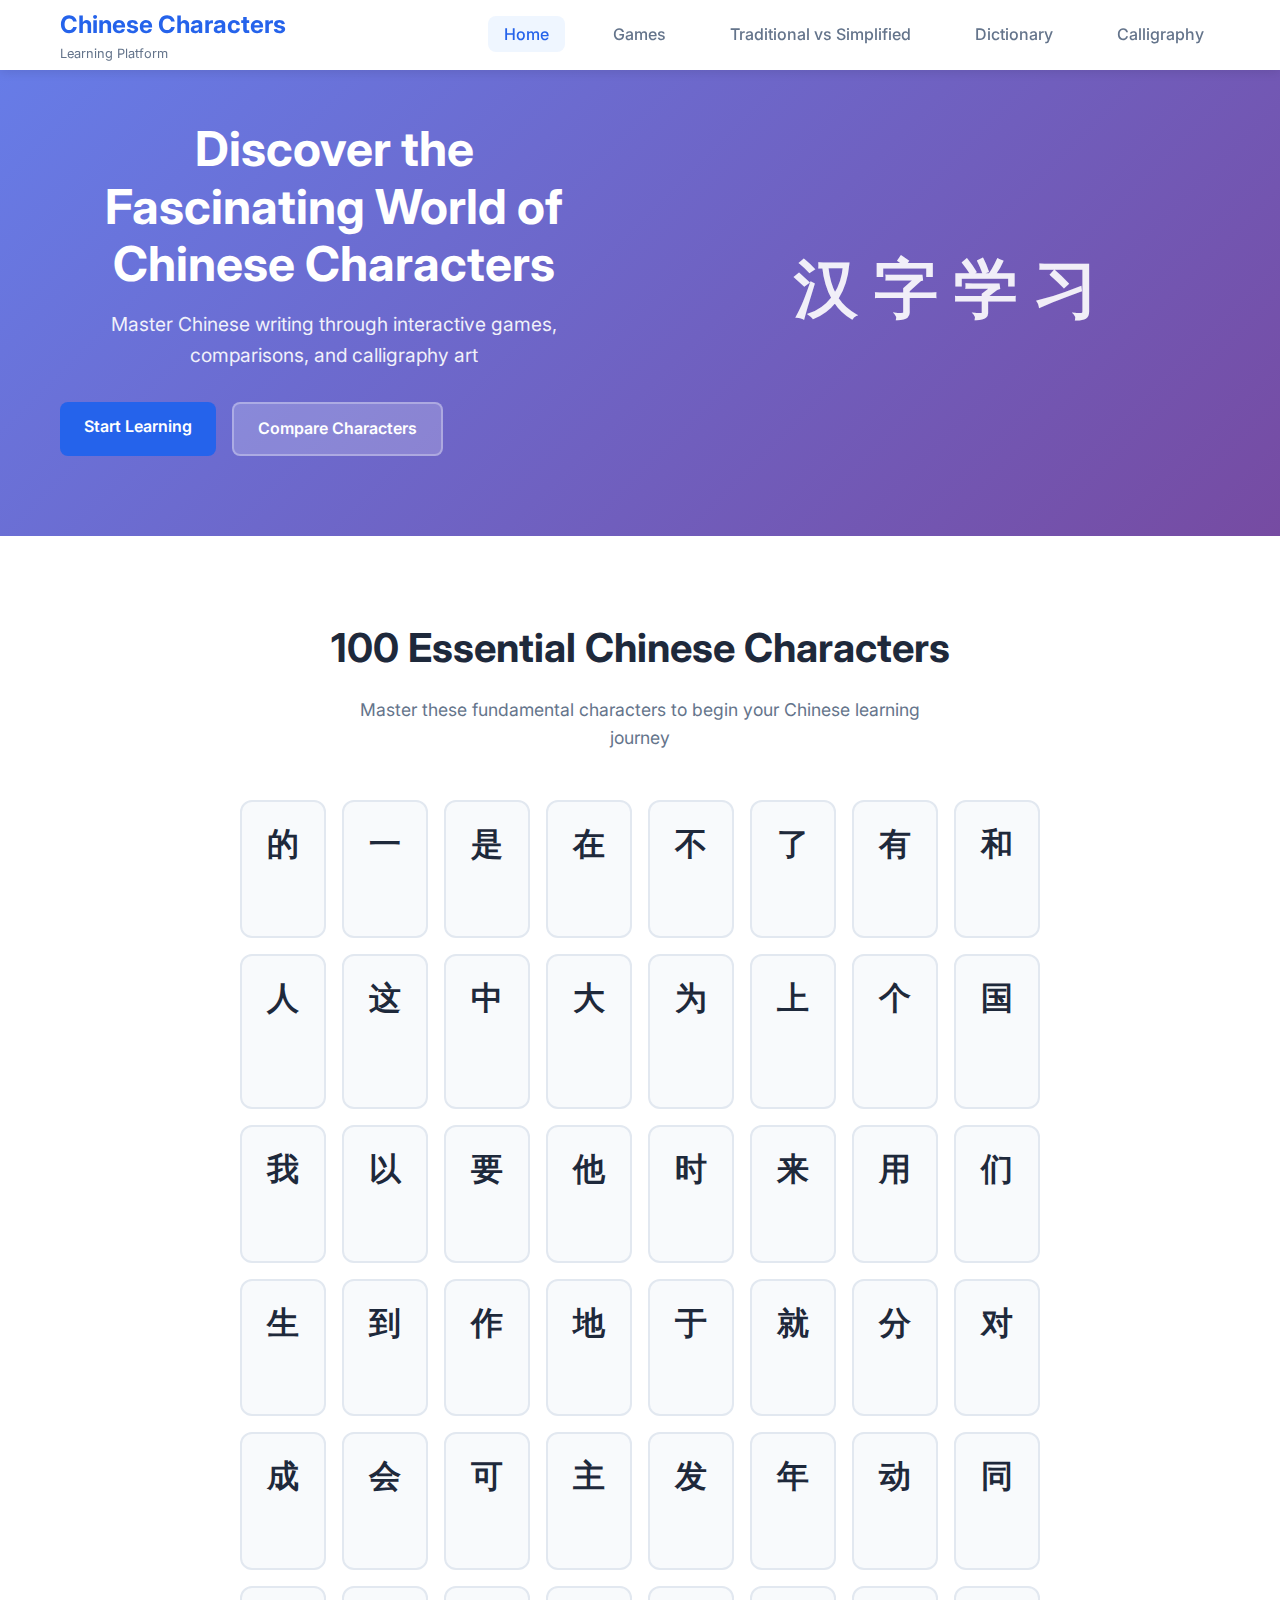
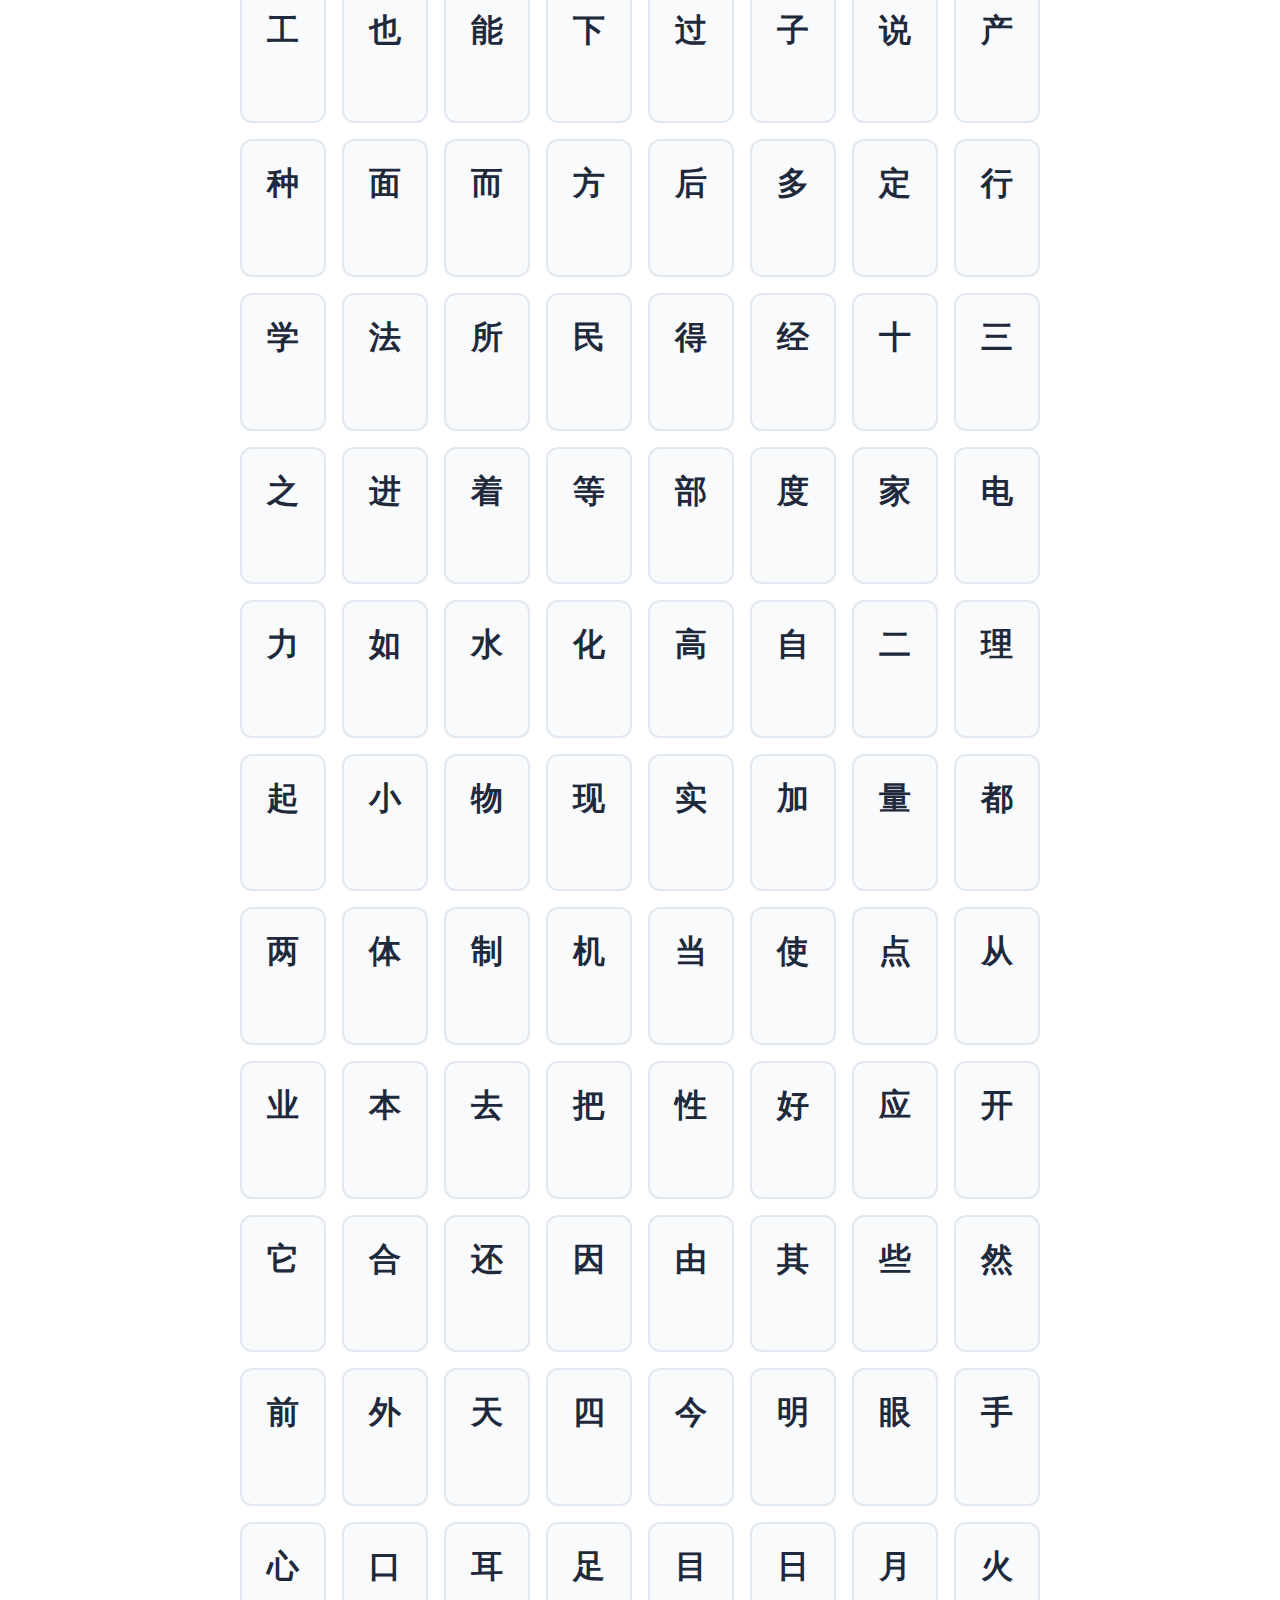
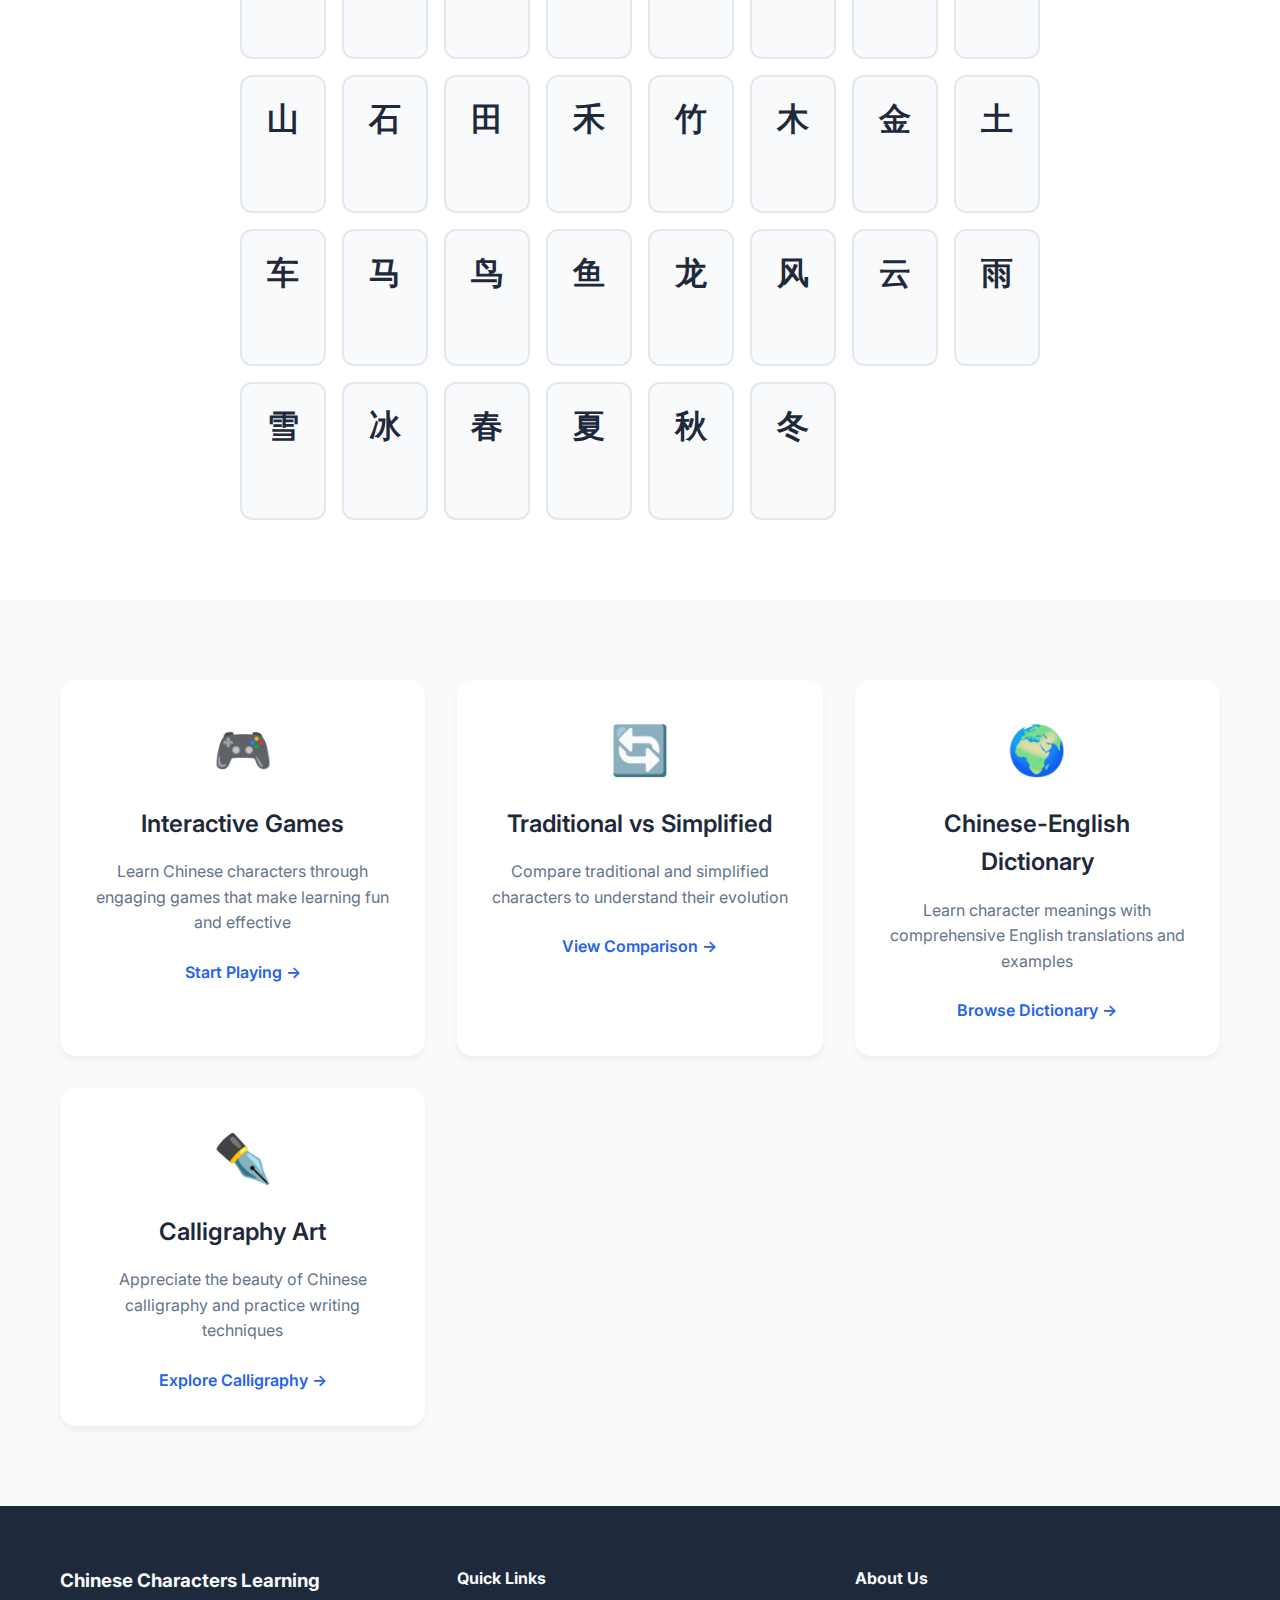
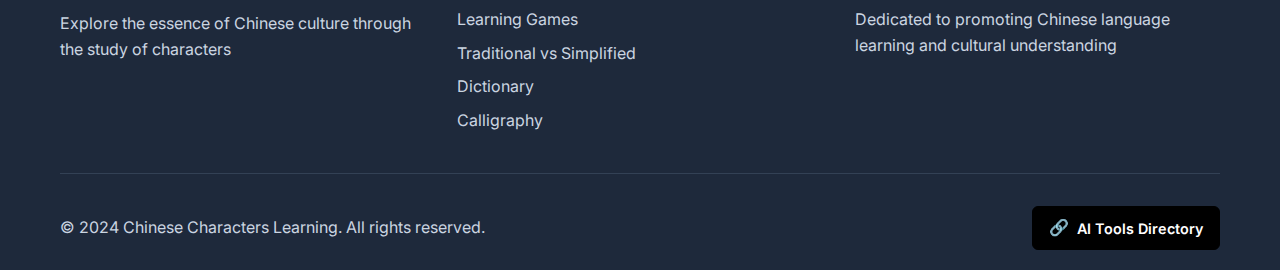
<file: index.html>
<!DOCTYPE html>
<html lang="en">
<head>
    <meta charset="UTF-8">
    <meta name="viewport" content="width=device-width, initial-scale=1.0">
    <title>Chinese Characters Learning - Master the Art of Chinese Writing</title>
    <link rel="stylesheet" href="style.css">
    <link href="https://fonts.googleapis.com/css2?family=Inter:wght@300;400;500;600;700&display=swap" rel="stylesheet">
</head>
<body>
    <!-- Navigation -->
    <nav class="navbar">
        <div class="nav-container">
            <div class="nav-logo">
                <h1>Chinese Characters</h1>
                <span>Learning Platform</span>
            </div>
            <ul class="nav-menu">
                <li class="nav-item">
                    <a href="index.html" class="nav-link active">Home</a>
                </li>
                <li class="nav-item">
                    <a href="games.html" class="nav-link">Games</a>
                </li>
                <li class="nav-item">
                    <a href="traditional-simplified.html" class="nav-link">Traditional vs Simplified</a>
                </li>
                <li class="nav-item">
                    <a href="chinese-english.html" class="nav-link">Dictionary</a>
                </li>
                <li class="nav-item">
                    <a href="calligraphy.html" class="nav-link">Calligraphy</a>
                </li>
            </ul>
            <div class="hamburger">
                <span class="bar"></span>
                <span class="bar"></span>
                <span class="bar"></span>
            </div>
        </div>
    </nav>

    <!-- Hero Section -->
    <section class="hero">
        <div class="hero-container">
            <div class="hero-content">
                <h1 class="hero-title">Discover the Fascinating World of Chinese Characters</h1>
                <p class="hero-subtitle">Master Chinese writing through interactive games, comparisons, and calligraphy art</p>
                <div class="hero-buttons">
                    <a href="games.html" class="btn btn-primary">Start Learning</a>
                    <a href="traditional-simplified.html" class="btn btn-secondary">Compare Characters</a>
                </div>
            </div>
            <div class="hero-visual">
                <div class="floating-characters">
                    <span class="char">汉</span>
                    <span class="char">字</span>
                    <span class="char">学</span>
                    <span class="char">习</span>
                </div>
            </div>
        </div>
    </section>

    <!-- Common Characters Section -->
    <section class="characters-section">
        <div class="container">
            <div class="section-header">
                <h2>100 Essential Chinese Characters</h2>
                <p>Master these fundamental characters to begin your Chinese learning journey</p>
            </div>
            <div class="characters-grid" id="charactersGrid">
                <!-- Characters will be populated by JavaScript -->
            </div>
        </div>
    </section>

    <!-- Features Section -->
    <section class="features-section">
        <div class="container">
            <div class="features-grid">
                <div class="feature-card">
                    <div class="feature-icon">🎮</div>
                    <h3>Interactive Games</h3>
                    <p>Learn Chinese characters through engaging games that make learning fun and effective</p>
                    <a href="games.html" class="feature-link">Start Playing →</a>
                </div>
                <div class="feature-card">
                    <div class="feature-icon">🔄</div>
                    <h3>Traditional vs Simplified</h3>
                    <p>Compare traditional and simplified characters to understand their evolution</p>
                    <a href="traditional-simplified.html" class="feature-link">View Comparison →</a>
                </div>
                <div class="feature-card">
                    <div class="feature-icon">🌍</div>
                    <h3>Chinese-English Dictionary</h3>
                    <p>Learn character meanings with comprehensive English translations and examples</p>
                    <a href="chinese-english.html" class="feature-link">Browse Dictionary →</a>
                </div>
                <div class="feature-card">
                    <div class="feature-icon">✒️</div>
                    <h3>Calligraphy Art</h3>
                    <p>Appreciate the beauty of Chinese calligraphy and practice writing techniques</p>
                    <a href="calligraphy.html" class="feature-link">Explore Calligraphy →</a>
                </div>
            </div>
        </div>
    </section>

    <!-- Footer -->
    <footer class="footer">
        <div class="container">
            <div class="footer-content">
                <div class="footer-section">
                    <h3>Chinese Characters Learning</h3>
                    <p>Explore the essence of Chinese culture through the study of characters</p>
                </div>
                <div class="footer-section">
                    <h4>Quick Links</h4>
                    <ul>
                        <li><a href="games.html">Learning Games</a></li>
                        <li><a href="traditional-simplified.html">Traditional vs Simplified</a></li>
                        <li><a href="chinese-english.html">Dictionary</a></li>
                        <li><a href="calligraphy.html">Calligraphy</a></li>
                    </ul>
                </div>
                <div class="footer-section">
                    <h4>About Us</h4>
                    <p>Dedicated to promoting Chinese language learning and cultural understanding</p>
                </div>
            </div>
            <div class="footer-bottom">
                <div class="footer-copyright">
                    <p>&copy; 2024 Chinese Characters Learning. All rights reserved.</p>
                </div>
                <div class="footer-external-links">
                    <a href="https://www.seodog.cn" target="_blank" rel="noopener noreferrer" class="external-link">
                        <span class="link-icon">🔗</span>
                        <span class="link-text">AI Tools Directory</span>
                    </a>
                </div>
            </div>
        </div>
    </footer>

    <!-- Character Detail Modal -->
    <div id="characterModal" class="modal">
        <div class="modal-content">
            <span class="close" onclick="closeModal()">&times;</span>
            <div id="characterDetail"></div>
        </div>
    </div>

    <script src="script.js"></script>
</body>
</html>
</file>
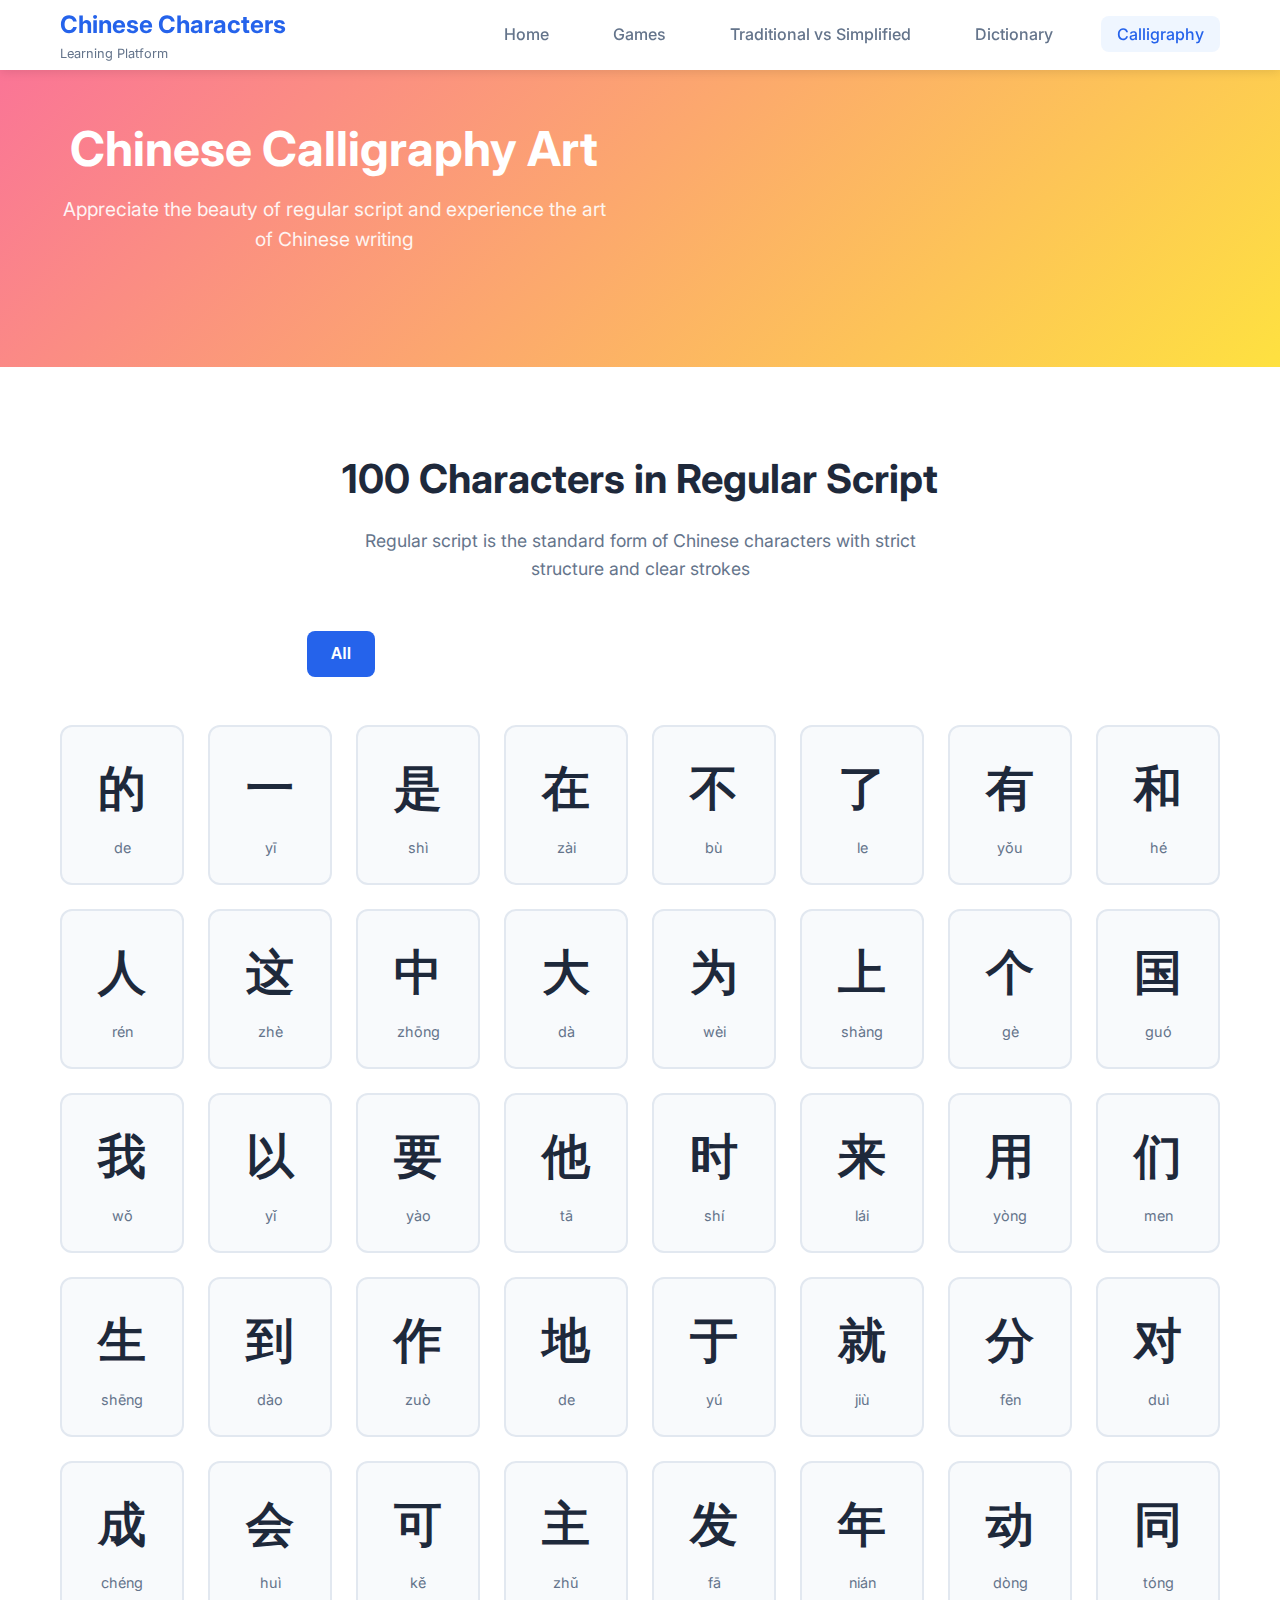
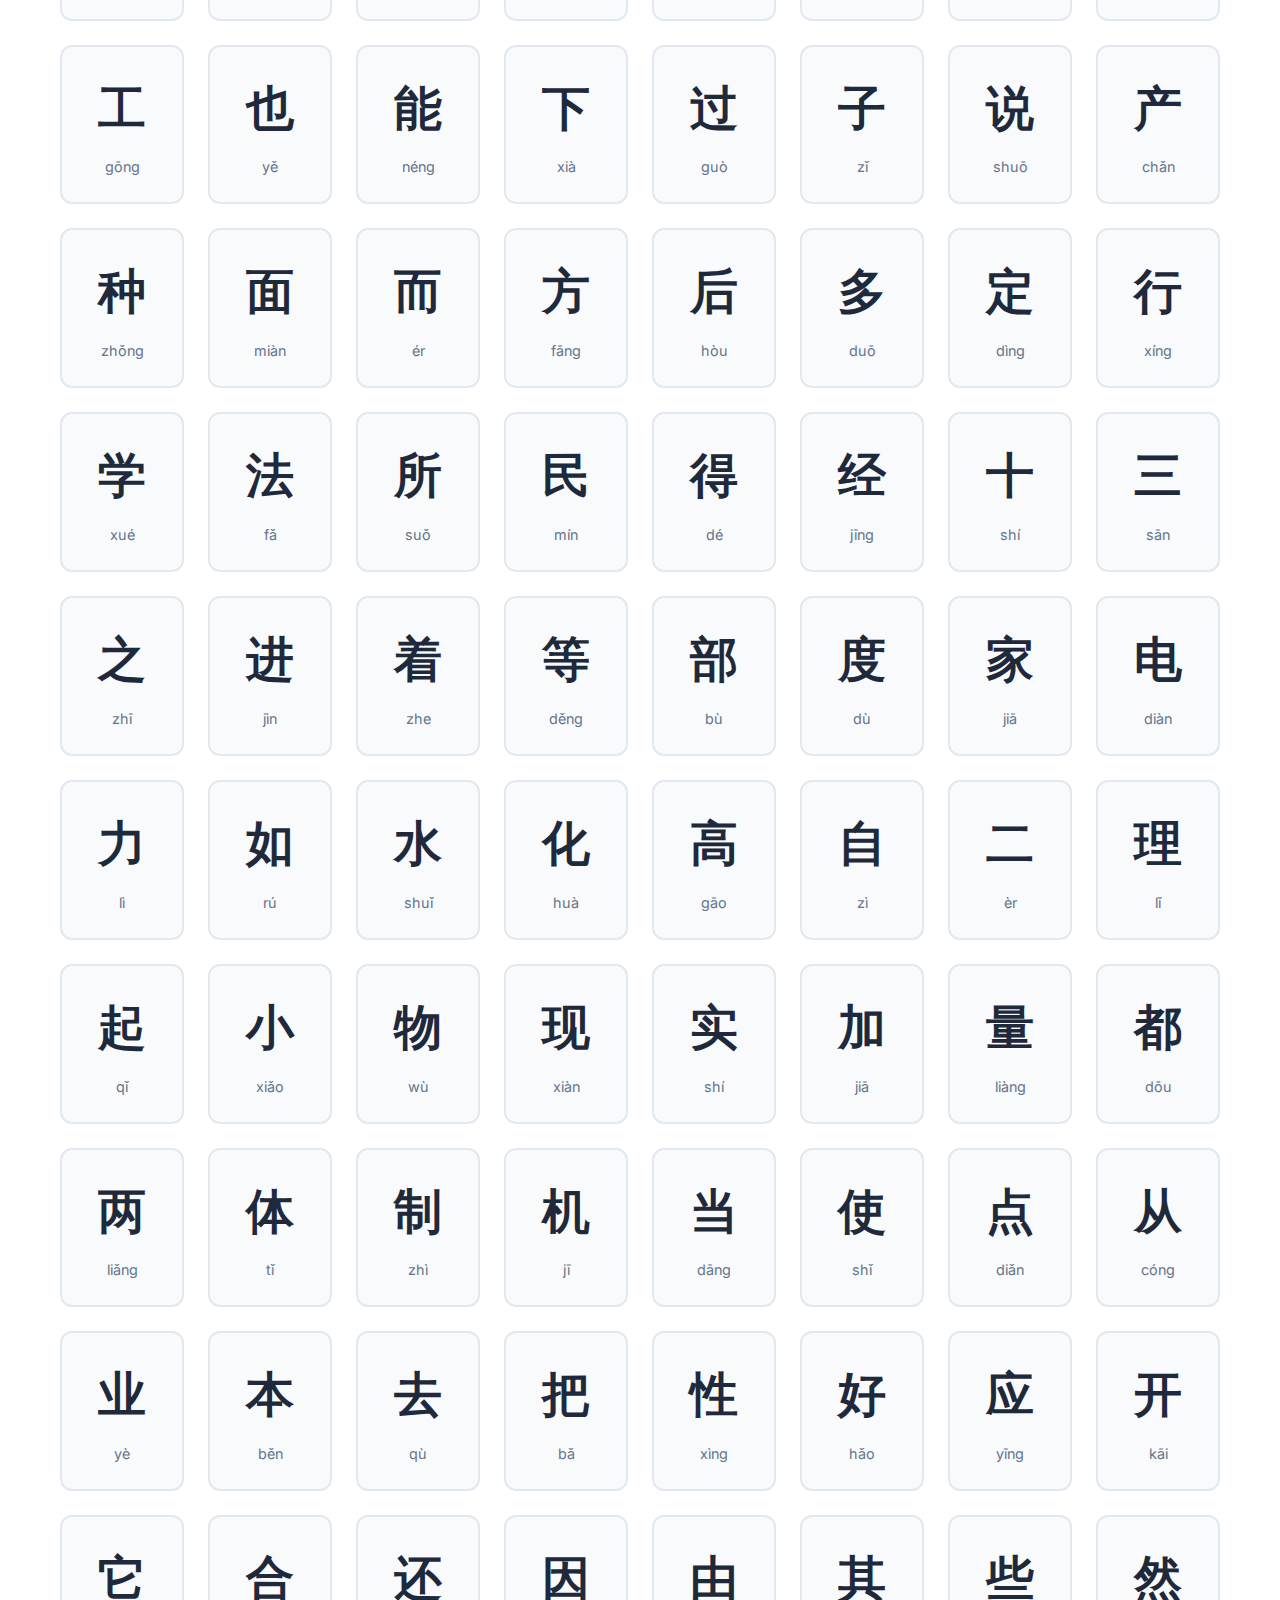
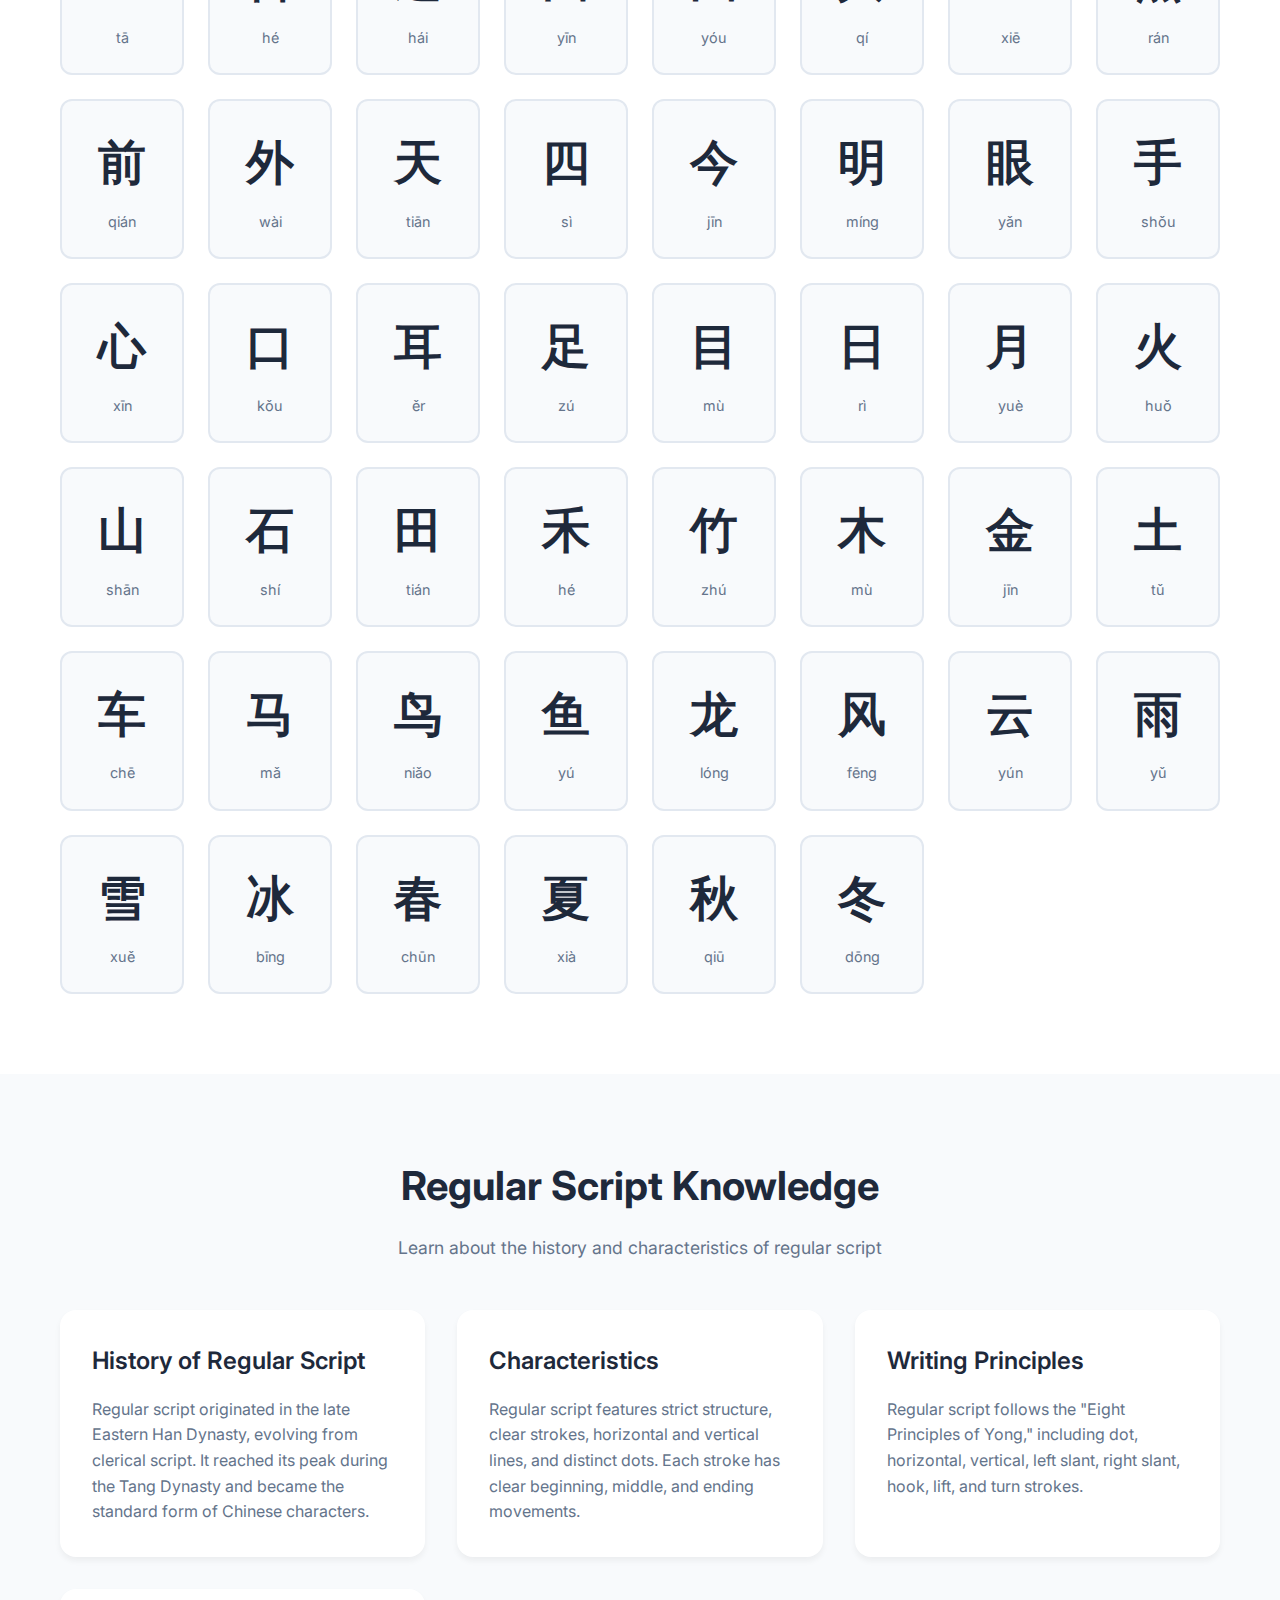
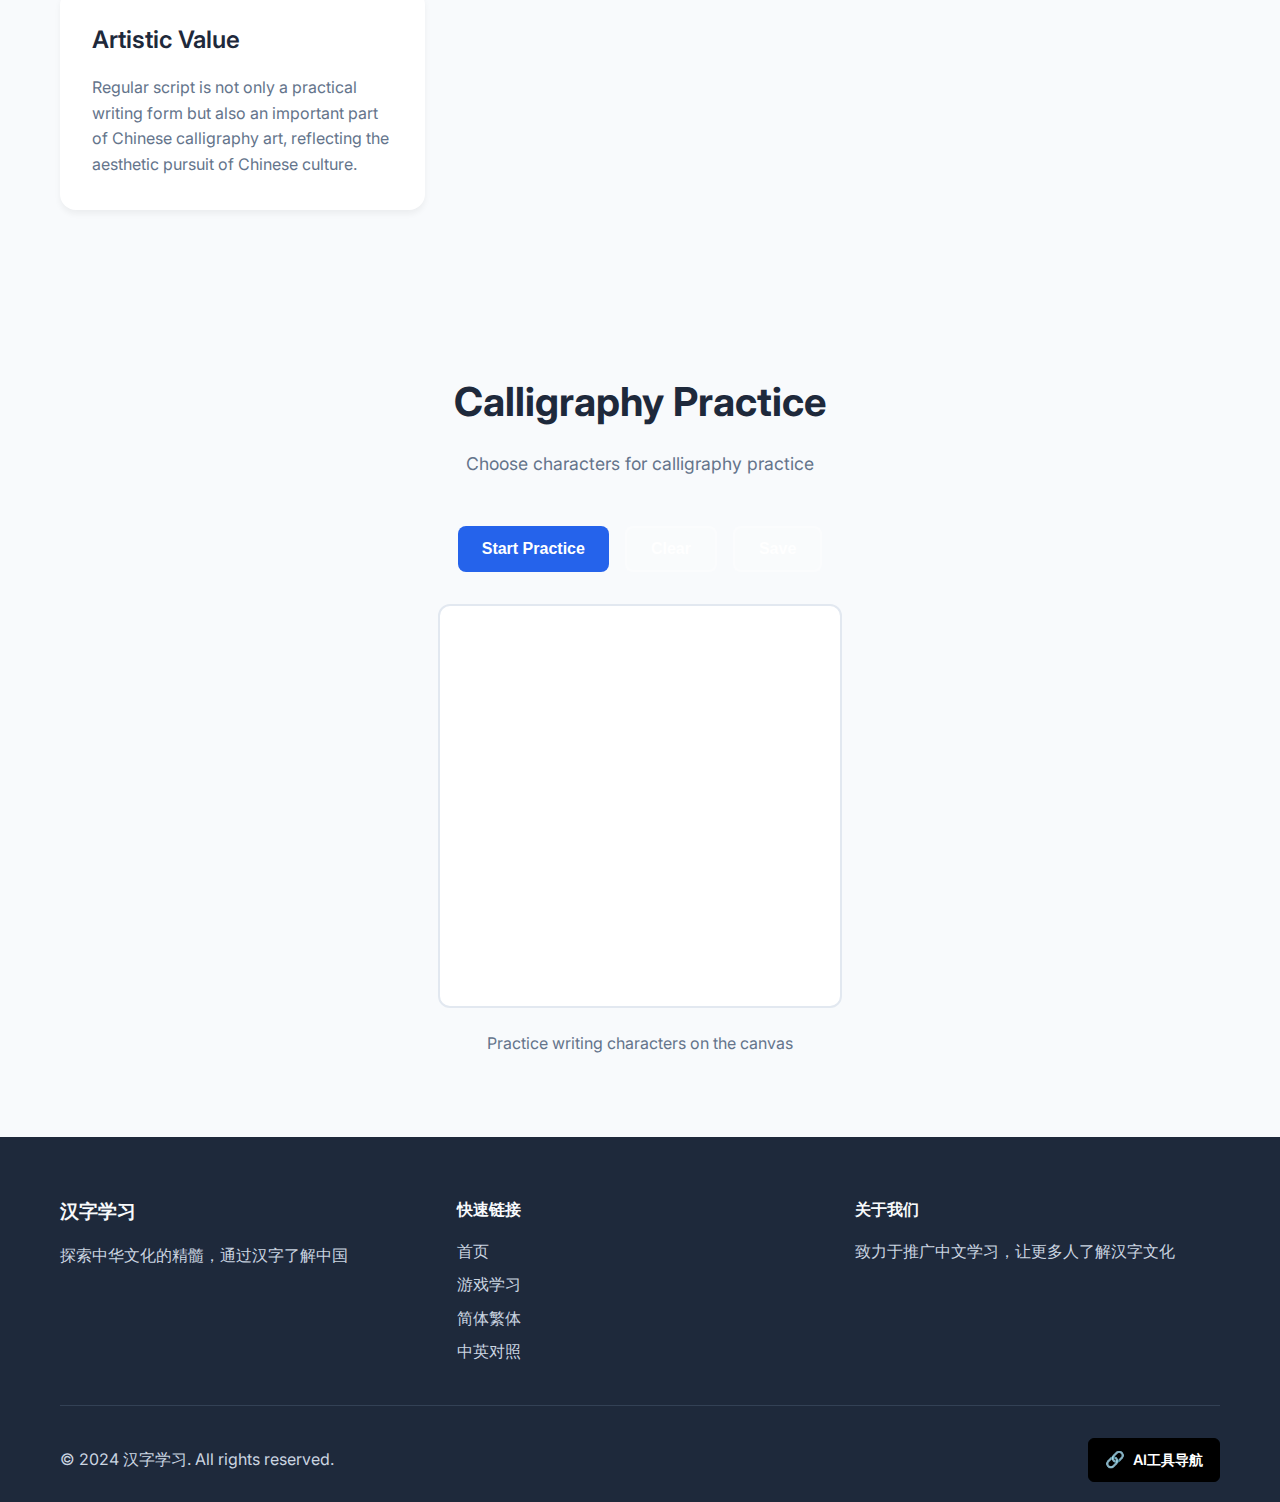
<file: calligraphy.html>
<!DOCTYPE html>
<html lang="en">
<head>
    <meta charset="UTF-8">
    <meta name="viewport" content="width=device-width, initial-scale=1.0">
    <title>Chinese Calligraphy - The Art of Beautiful Writing</title>
    <link rel="stylesheet" href="style.css">
    <link href="https://fonts.googleapis.com/css2?family=Inter:wght@300;400;500;600;700&display=swap" rel="stylesheet">
</head>
<body>
    <!-- Navigation -->
    <nav class="navbar">
        <div class="nav-container">
            <div class="nav-logo">
                <h1>Chinese Characters</h1>
                <span>Learning Platform</span>
            </div>
            <ul class="nav-menu">
                <li class="nav-item">
                    <a href="index.html" class="nav-link">Home</a>
                </li>
                <li class="nav-item">
                    <a href="games.html" class="nav-link">Games</a>
                </li>
                <li class="nav-item">
                    <a href="traditional-simplified.html" class="nav-link">Traditional vs Simplified</a>
                </li>
                <li class="nav-item">
                    <a href="chinese-english.html" class="nav-link">Dictionary</a>
                </li>
                <li class="nav-item">
                    <a href="calligraphy.html" class="nav-link active">Calligraphy</a>
                </li>
            </ul>
            <div class="hamburger">
                <span class="bar"></span>
                <span class="bar"></span>
                <span class="bar"></span>
            </div>
        </div>
    </nav>

    <!-- Hero Section -->
    <section class="hero hero-calligraphy">
        <div class="hero-container">
            <div class="hero-content">
                <h1 class="hero-title">Chinese Calligraphy Art</h1>
                <p class="hero-subtitle">Appreciate the beauty of regular script and experience the art of Chinese writing</p>
            </div>
        </div>
    </section>

    <!-- Calligraphy Section -->
    <section class="calligraphy-section">
        <div class="container">
            <div class="section-header">
                <h2>100 Characters in Regular Script</h2>
                <p>Regular script is the standard form of Chinese characters with strict structure and clear strokes</p>
            </div>
            
            <div class="calligraphy-controls">
                <button class="btn btn-primary" onclick="filterCalligraphy('all')">All</button>
                <button class="btn btn-secondary" onclick="filterCalligraphy('basic')">Basic Strokes</button>
                <button class="btn btn-secondary" onclick="filterCalligraphy('complex')">Complex Structure</button>
                <button class="btn btn-secondary" onclick="filterCalligraphy('radical')">Radical Characters</button>
            </div>

            <div class="calligraphy-grid" id="calligraphyGrid">
                <!-- Calligraphy characters will be populated by JavaScript -->
            </div>
        </div>
    </section>

    <!-- Calligraphy Detail Modal -->
    <div class="modal" id="calligraphyModal">
        <div class="modal-content calligraphy-modal">
            <span class="close" onclick="closeCalligraphyModal()">&times;</span>
            <div class="calligraphy-detail" id="calligraphyDetail">
                <!-- Calligraphy detail will be loaded here -->
            </div>
        </div>
    </div>

    <!-- Calligraphy Info Section -->
    <section class="calligraphy-info-section">
        <div class="container">
            <div class="section-header">
                <h2>Regular Script Knowledge</h2>
                <p>Learn about the history and characteristics of regular script</p>
            </div>
            <div class="calligraphy-info-grid">
                <div class="info-card">
                    <h3>History of Regular Script</h3>
                    <p>Regular script originated in the late Eastern Han Dynasty, evolving from clerical script. It reached its peak during the Tang Dynasty and became the standard form of Chinese characters.</p>
                </div>
                <div class="info-card">
                    <h3>Characteristics</h3>
                    <p>Regular script features strict structure, clear strokes, horizontal and vertical lines, and distinct dots. Each stroke has clear beginning, middle, and ending movements.</p>
                </div>
                <div class="info-card">
                    <h3>Writing Principles</h3>
                    <p>Regular script follows the "Eight Principles of Yong," including dot, horizontal, vertical, left slant, right slant, hook, lift, and turn strokes.</p>
                </div>
                <div class="info-card">
                    <h3>Artistic Value</h3>
                    <p>Regular script is not only a practical writing form but also an important part of Chinese calligraphy art, reflecting the aesthetic pursuit of Chinese culture.</p>
                </div>
            </div>
        </div>
    </section>

    <!-- Practice Section -->
    <section class="practice-section">
        <div class="container">
            <div class="section-header">
                <h2>Calligraphy Practice</h2>
                <p>Choose characters for calligraphy practice</p>
            </div>
            <div class="practice-area">
                <div class="practice-controls">
                    <button class="btn btn-primary" onclick="startPractice()">Start Practice</button>
                    <button class="btn btn-secondary" onclick="clearPractice()">Clear</button>
                    <button class="btn btn-secondary" onclick="savePractice()">Save</button>
                </div>
                <div class="practice-canvas-container">
                    <canvas id="practiceCanvas" width="400" height="400"></canvas>
                    <div class="practice-guide">
                        <p>Practice writing characters on the canvas</p>
                    </div>
                </div>
            </div>
        </div>
    </section>

    <!-- Footer -->
    <footer class="footer">
        <div class="container">
            <div class="footer-content">
                <div class="footer-section">
                    <h3>汉字学习</h3>
                    <p>探索中华文化的精髓，通过汉字了解中国</p>
                </div>
                <div class="footer-section">
                    <h4>快速链接</h4>
                    <ul>
                        <li><a href="index.html">首页</a></li>
                        <li><a href="games.html">游戏学习</a></li>
                        <li><a href="traditional-simplified.html">简体繁体</a></li>
                        <li><a href="chinese-english.html">中英对照</a></li>
                    </ul>
                </div>
                <div class="footer-section">
                    <h4>关于我们</h4>
                    <p>致力于推广中文学习，让更多人了解汉字文化</p>
                </div>
            </div>
            <div class="footer-bottom">
                <div class="footer-copyright">
                    <p>&copy; 2024 汉字学习. All rights reserved.</p>
                </div>
                <div class="footer-external-links">
                    <a href="https://www.seodog.cn" target="_blank" rel="noopener noreferrer" class="external-link">
                        <span class="link-icon">🔗</span>
                        <span class="link-text">AI工具导航</span>
                    </a>
                </div>
            </div>
        </div>
    </footer>

    <script src="script.js"></script>
</body>
</html>
</file>
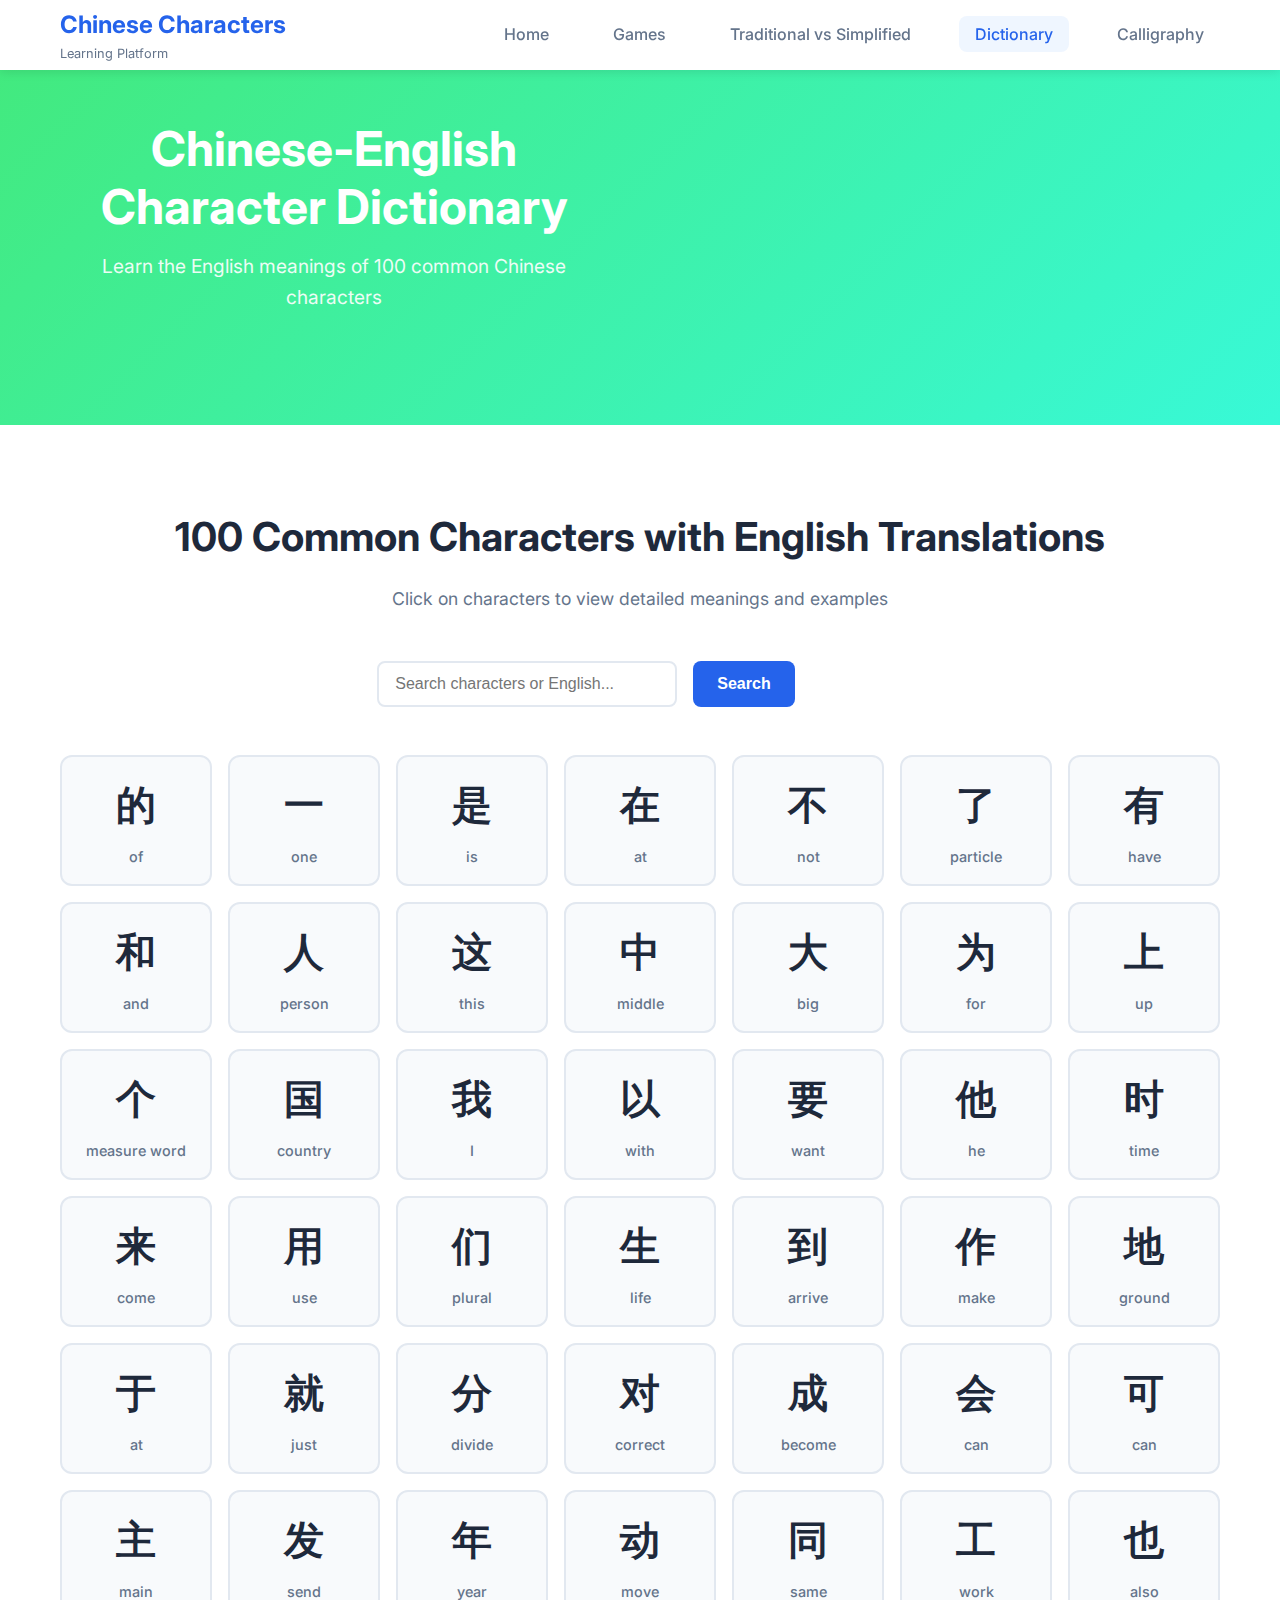
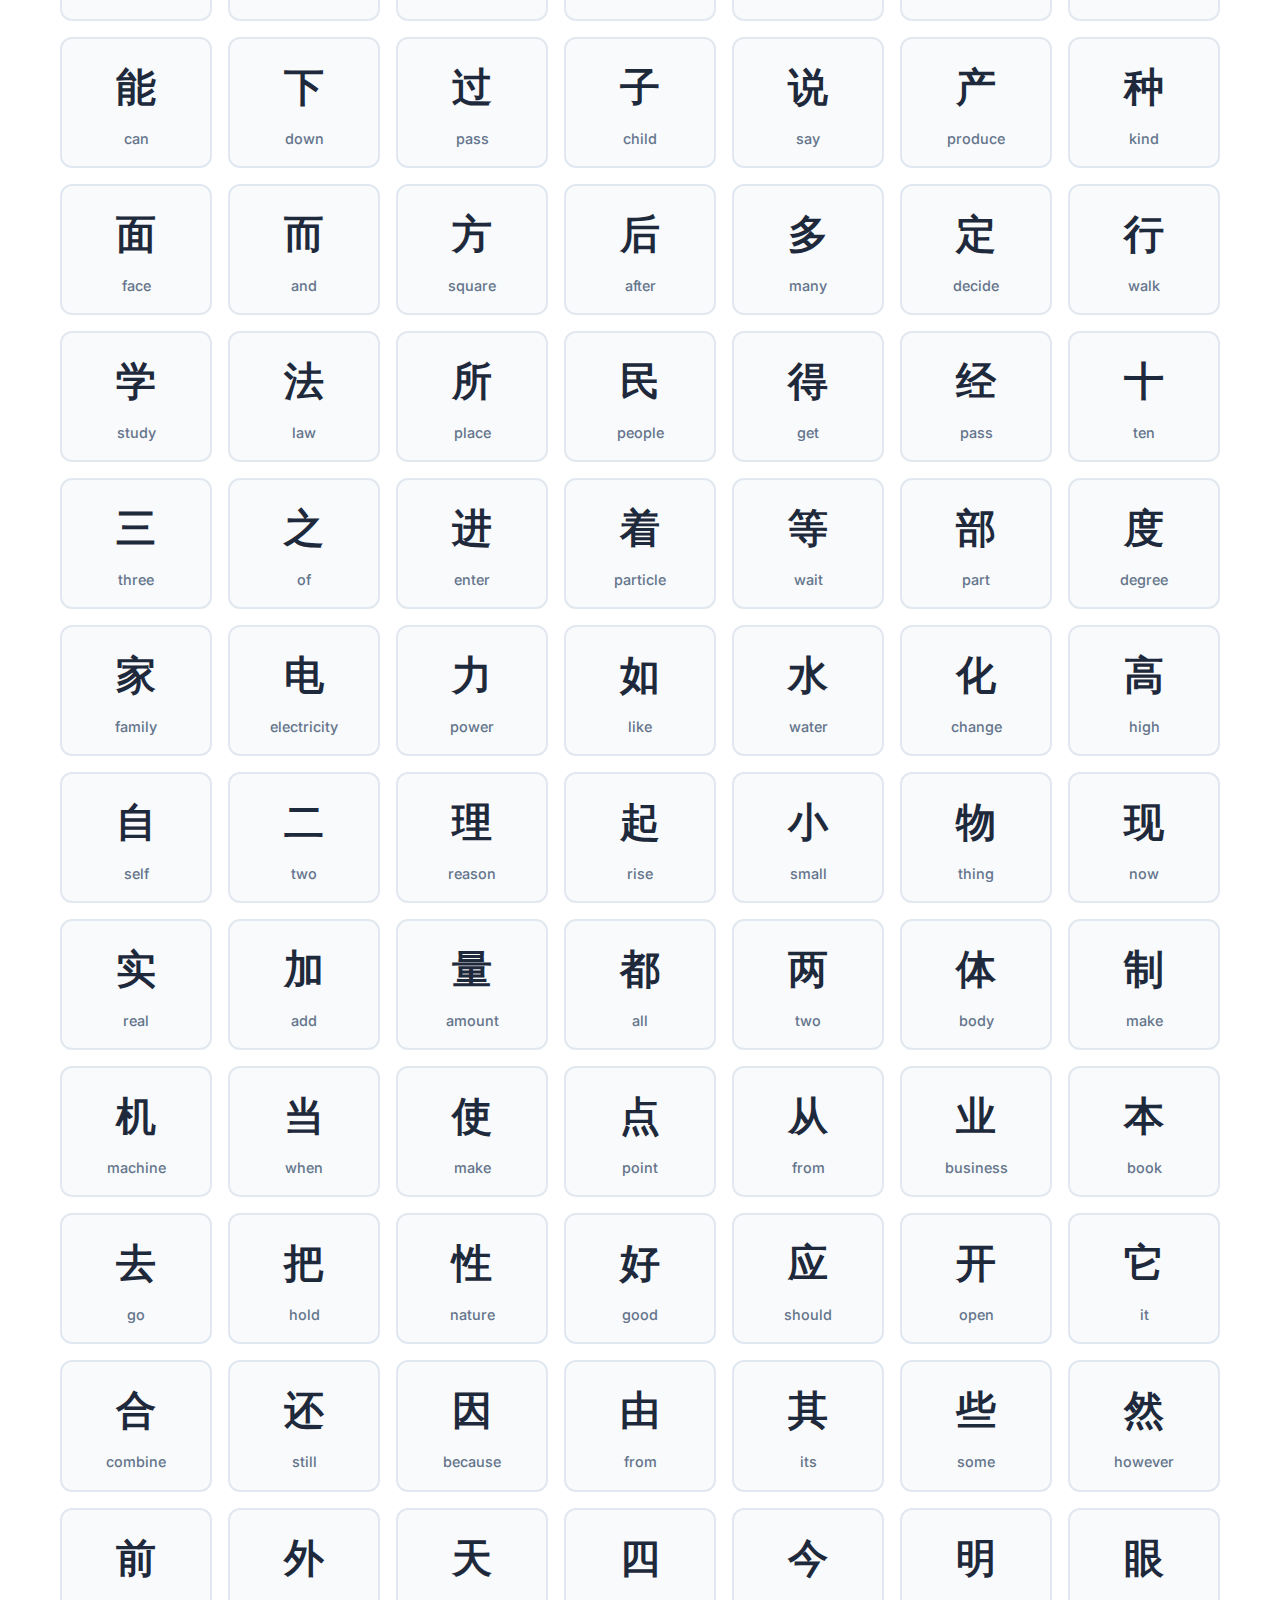
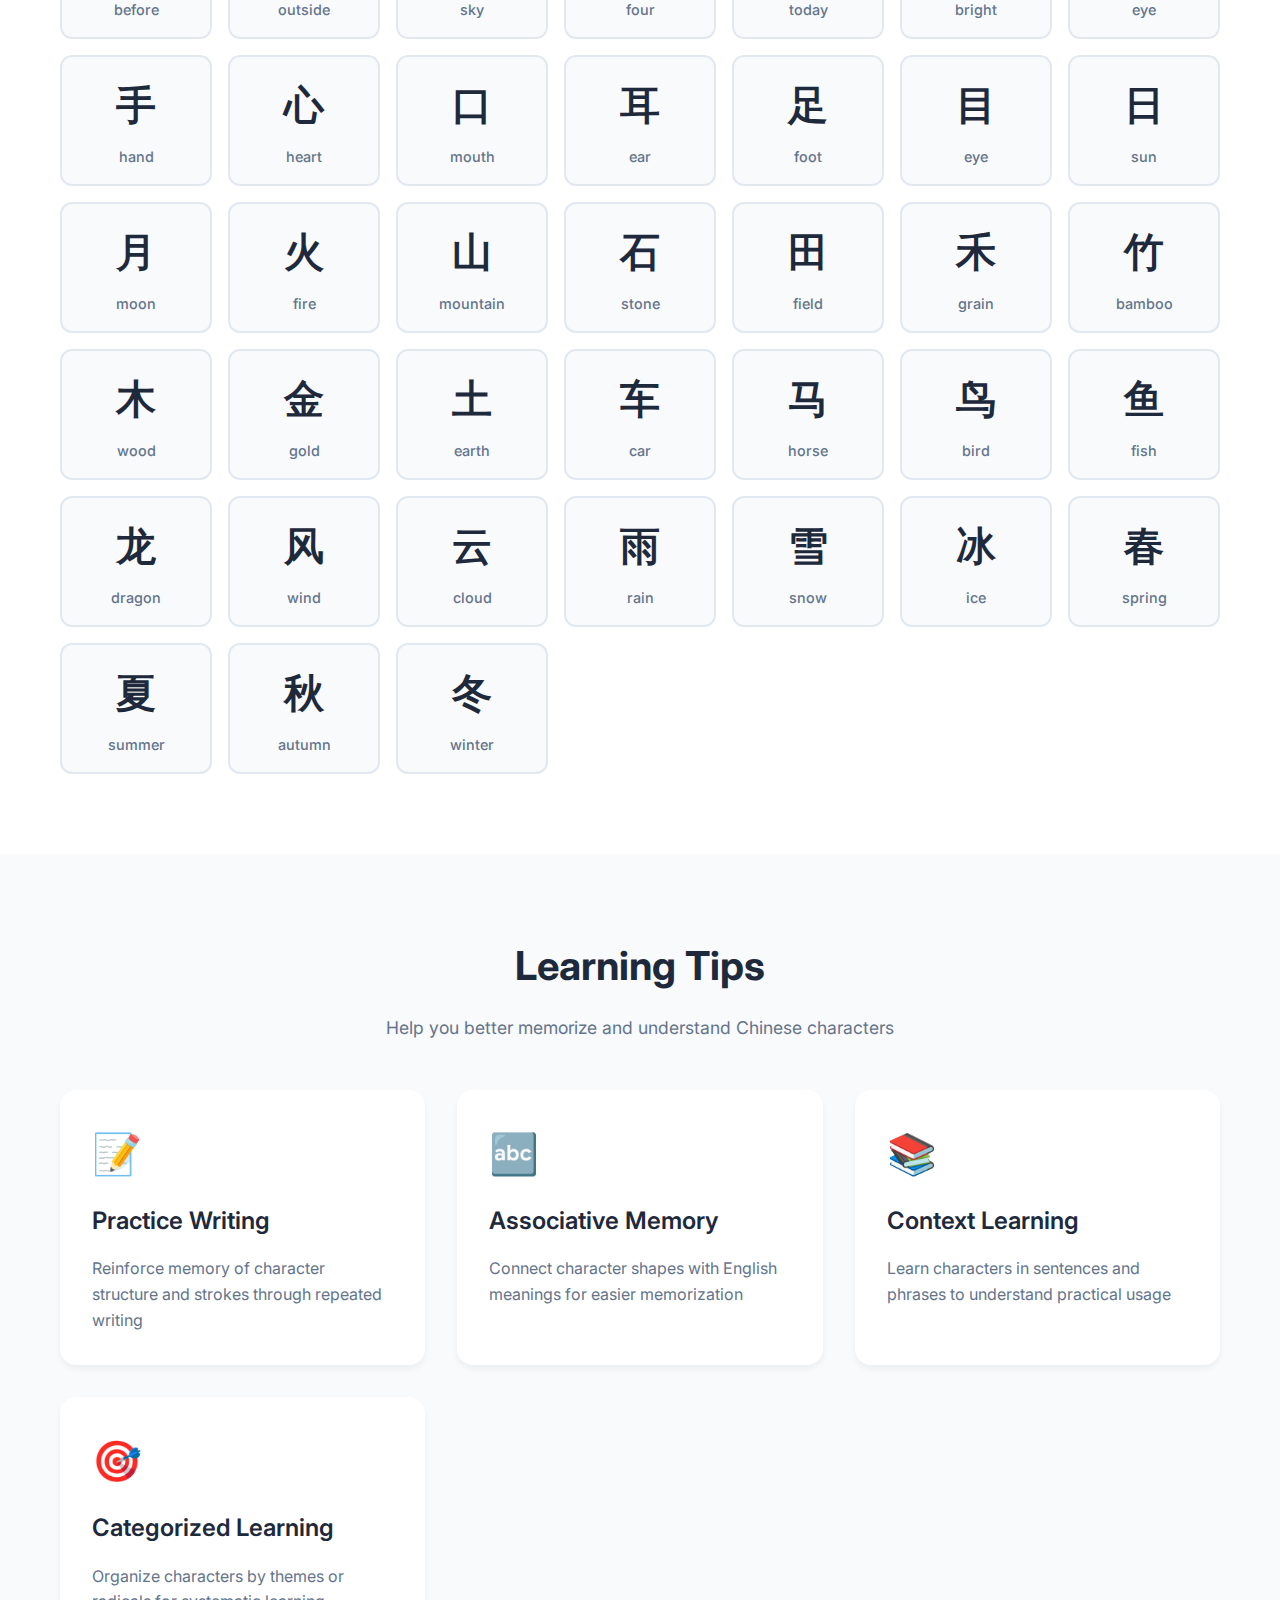
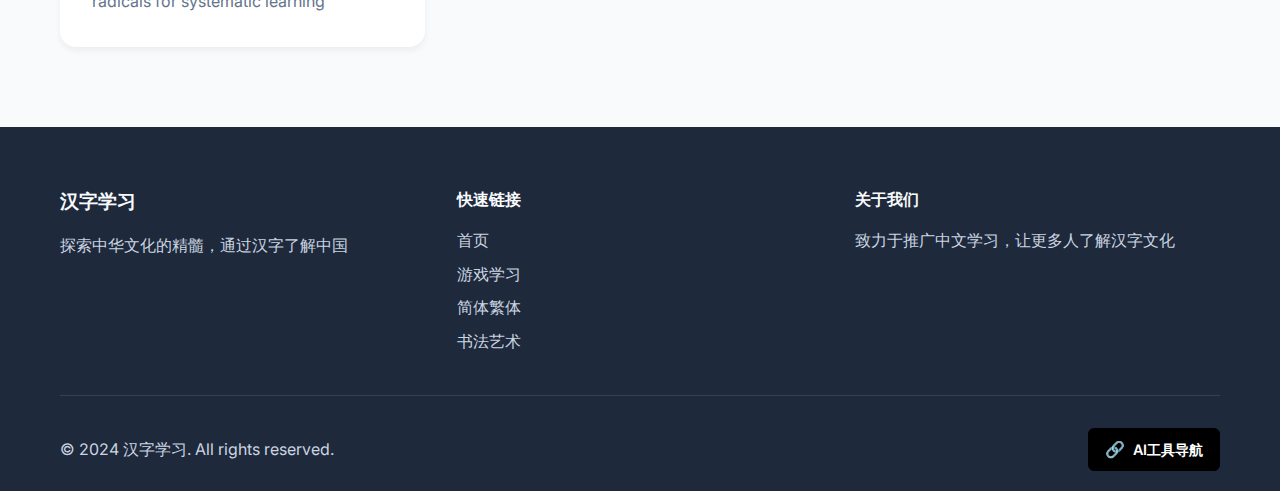
<file: chinese-english.html>
<!DOCTYPE html>
<html lang="en">
<head>
    <meta charset="UTF-8">
    <meta name="viewport" content="width=device-width, initial-scale=1.0">
    <title>Chinese-English Character Dictionary - Learn Character Meanings</title>
    <link rel="stylesheet" href="style.css">
    <link href="https://fonts.googleapis.com/css2?family=Inter:wght@300;400;500;600;700&display=swap" rel="stylesheet">
</head>
<body>
    <!-- Navigation -->
    <nav class="navbar">
        <div class="nav-container">
            <div class="nav-logo">
                <h1>Chinese Characters</h1>
                <span>Learning Platform</span>
            </div>
            <ul class="nav-menu">
                <li class="nav-item">
                    <a href="index.html" class="nav-link">Home</a>
                </li>
                <li class="nav-item">
                    <a href="games.html" class="nav-link">Games</a>
                </li>
                <li class="nav-item">
                    <a href="traditional-simplified.html" class="nav-link">Traditional vs Simplified</a>
                </li>
                <li class="nav-item">
                    <a href="chinese-english.html" class="nav-link active">Dictionary</a>
                </li>
                <li class="nav-item">
                    <a href="calligraphy.html" class="nav-link">Calligraphy</a>
                </li>
            </ul>
            <div class="hamburger">
                <span class="bar"></span>
                <span class="bar"></span>
                <span class="bar"></span>
            </div>
        </div>
    </nav>

    <!-- Hero Section -->
    <section class="hero hero-english">
        <div class="hero-container">
            <div class="hero-content">
                <h1 class="hero-title">Chinese-English Character Dictionary</h1>
                <p class="hero-subtitle">Learn the English meanings of 100 common Chinese characters</p>
            </div>
        </div>
    </section>

    <!-- Dictionary Section -->
    <section class="dictionary-section">
        <div class="container">
            <div class="section-header">
                <h2>100 Common Characters with English Translations</h2>
                <p>Click on characters to view detailed meanings and examples</p>
            </div>
            
            <div class="search-controls">
                <input type="text" id="searchInput" placeholder="Search characters or English..." class="search-input">
                <button class="btn btn-primary" onclick="searchCharacters()">Search</button>
                <button class="btn btn-secondary" onclick="clearSearch()">Clear</button>
            </div>

            <div class="dictionary-grid" id="dictionaryGrid">
                <!-- Characters will be populated by JavaScript -->
            </div>
        </div>
    </section>

    <!-- Character Detail Modal -->
    <div class="modal" id="characterModal">
        <div class="modal-content">
            <span class="close" onclick="closeModal()">&times;</span>
            <div class="character-detail" id="characterDetail">
                <!-- Character detail will be loaded here -->
            </div>
        </div>
    </div>

    <!-- Learning Tips Section -->
    <section class="tips-section">
        <div class="container">
            <div class="section-header">
                <h2>Learning Tips</h2>
                <p>Help you better memorize and understand Chinese characters</p>
            </div>
            <div class="tips-grid">
                <div class="tip-card">
                    <div class="tip-icon">📝</div>
                    <h3>Practice Writing</h3>
                    <p>Reinforce memory of character structure and strokes through repeated writing</p>
                </div>
                <div class="tip-card">
                    <div class="tip-icon">🔤</div>
                    <h3>Associative Memory</h3>
                    <p>Connect character shapes with English meanings for easier memorization</p>
                </div>
                <div class="tip-card">
                    <div class="tip-icon">📚</div>
                    <h3>Context Learning</h3>
                    <p>Learn characters in sentences and phrases to understand practical usage</p>
                </div>
                <div class="tip-card">
                    <div class="tip-icon">🎯</div>
                    <h3>Categorized Learning</h3>
                    <p>Organize characters by themes or radicals for systematic learning</p>
                </div>
            </div>
        </div>
    </section>

    <!-- Footer -->
    <footer class="footer">
        <div class="container">
            <div class="footer-content">
                <div class="footer-section">
                    <h3>汉字学习</h3>
                    <p>探索中华文化的精髓，通过汉字了解中国</p>
                </div>
                <div class="footer-section">
                    <h4>快速链接</h4>
                    <ul>
                        <li><a href="index.html">首页</a></li>
                        <li><a href="games.html">游戏学习</a></li>
                        <li><a href="traditional-simplified.html">简体繁体</a></li>
                        <li><a href="calligraphy.html">书法艺术</a></li>
                    </ul>
                </div>
                <div class="footer-section">
                    <h4>关于我们</h4>
                    <p>致力于推广中文学习，让更多人了解汉字文化</p>
                </div>
            </div>
            <div class="footer-bottom">
                <div class="footer-copyright">
                    <p>&copy; 2024 汉字学习. All rights reserved.</p>
                </div>
                <div class="footer-external-links">
                    <a href="https://www.seodog.cn" target="_blank" rel="noopener noreferrer" class="external-link">
                        <span class="link-icon">🔗</span>
                        <span class="link-text">AI工具导航</span>
                    </a>
                </div>
            </div>
        </div>
    </footer>

    <script src="script.js"></script>
</body>
</html>
</file>
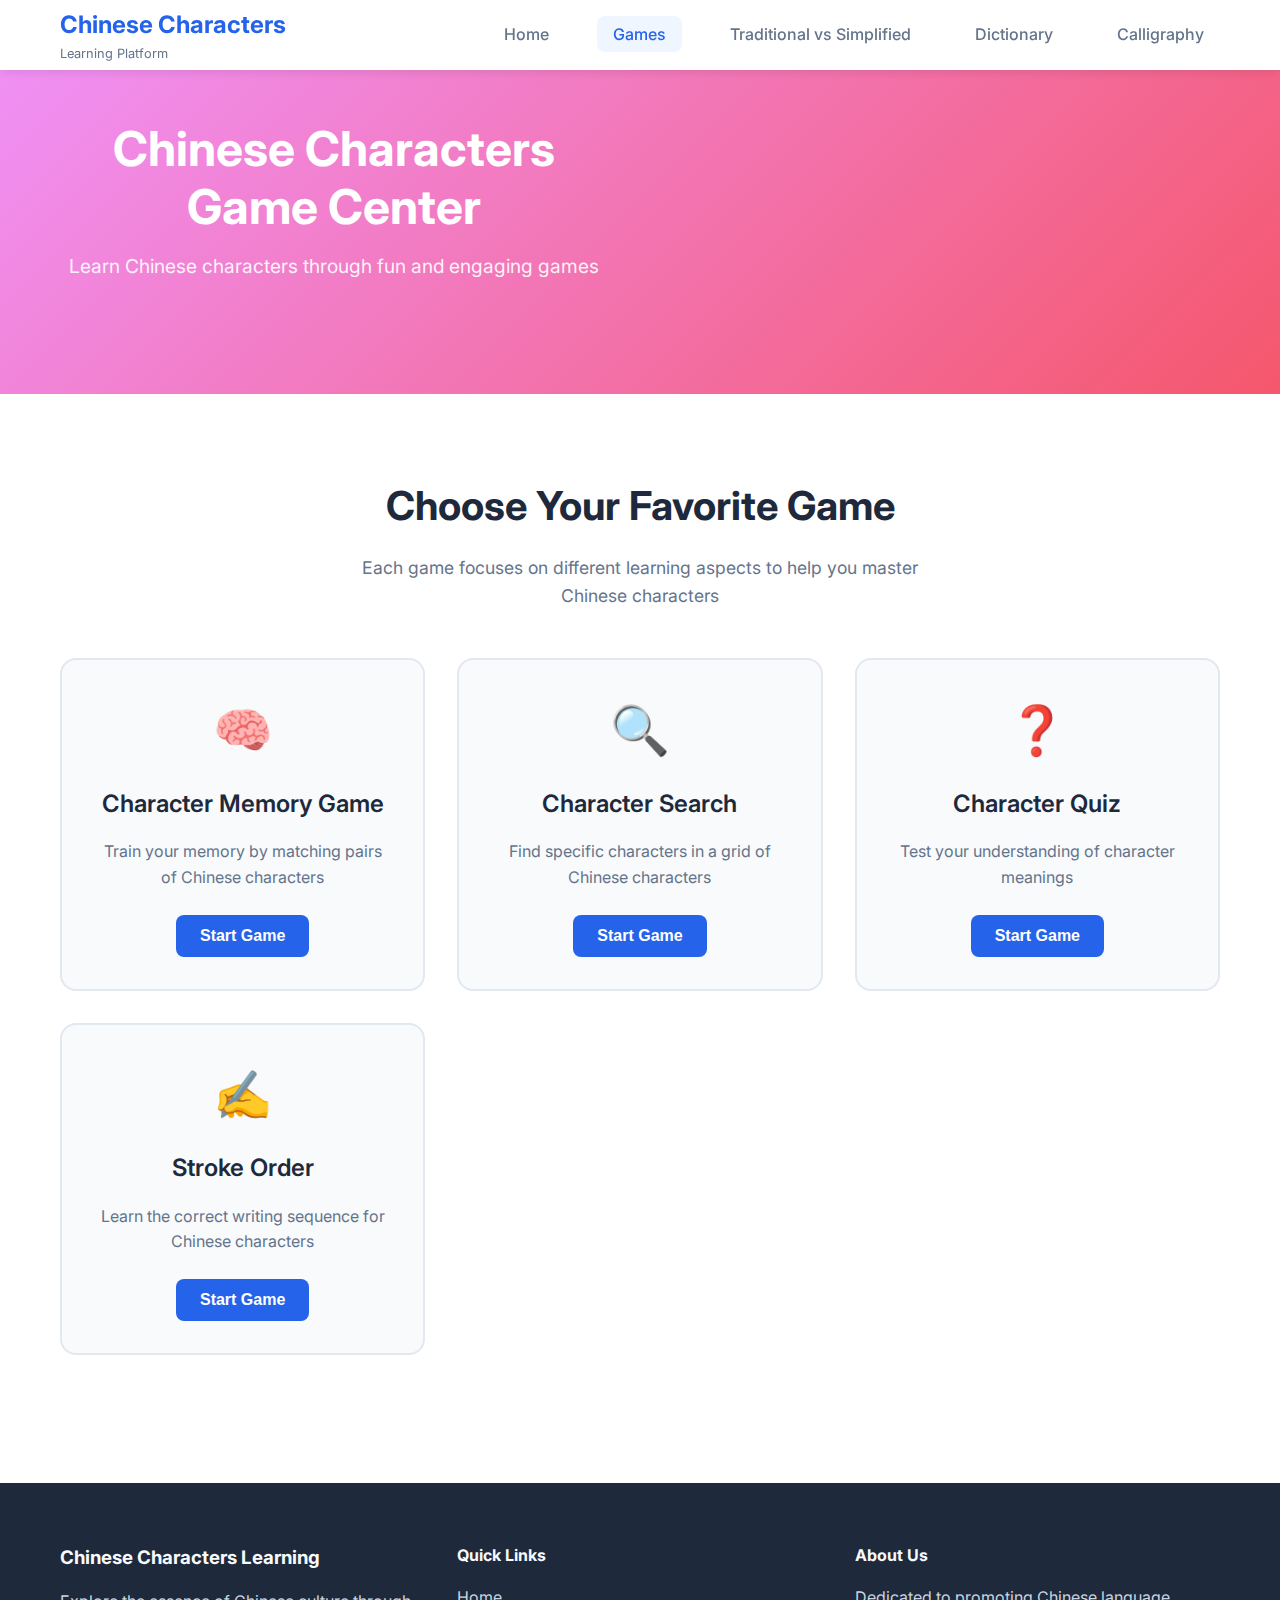
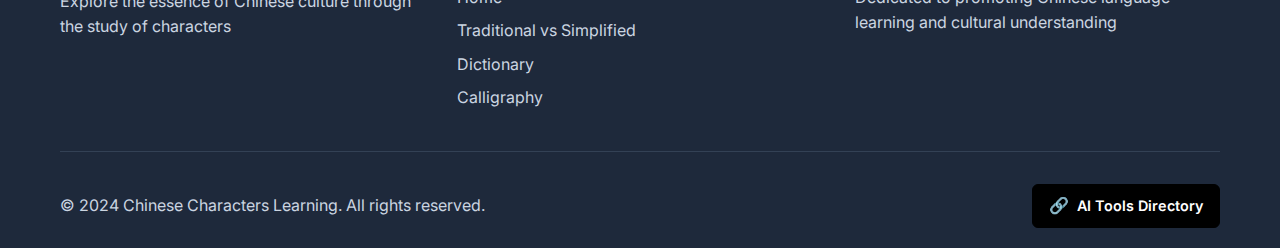
<file: games.html>
<!DOCTYPE html>
<html lang="en">
<head>
    <meta charset="UTF-8">
    <meta name="viewport" content="width=device-width, initial-scale=1.0">
    <title>Chinese Characters Games - Interactive Learning</title>
    <link rel="stylesheet" href="style.css">
    <link href="https://fonts.googleapis.com/css2?family=Inter:wght@300;400;500;600;700&display=swap" rel="stylesheet">
</head>
<body>
    <!-- Navigation -->
    <nav class="navbar">
        <div class="nav-container">
            <div class="nav-logo">
                <h1>Chinese Characters</h1>
                <span>Learning Platform</span>
            </div>
            <ul class="nav-menu">
                <li class="nav-item">
                    <a href="index.html" class="nav-link">Home</a>
                </li>
                <li class="nav-item">
                    <a href="games.html" class="nav-link active">Games</a>
                </li>
                <li class="nav-item">
                    <a href="traditional-simplified.html" class="nav-link">Traditional vs Simplified</a>
                </li>
                <li class="nav-item">
                    <a href="chinese-english.html" class="nav-link">Dictionary</a>
                </li>
                <li class="nav-item">
                    <a href="calligraphy.html" class="nav-link">Calligraphy</a>
                </li>
            </ul>
            <div class="hamburger">
                <span class="bar"></span>
                <span class="bar"></span>
                <span class="bar"></span>
            </div>
        </div>
    </nav>

    <!-- Hero Section -->
    <section class="hero hero-games">
        <div class="hero-container">
            <div class="hero-content">
                <h1 class="hero-title">Chinese Characters Game Center</h1>
                <p class="hero-subtitle">Learn Chinese characters through fun and engaging games</p>
            </div>
        </div>
    </section>

    <!-- Games Section -->
    <section class="games-section">
        <div class="container">
            <div class="section-header">
                <h2>Choose Your Favorite Game</h2>
                <p>Each game focuses on different learning aspects to help you master Chinese characters</p>
            </div>
            
            <div class="games-grid">
                <!-- Memory Game -->
                <div class="game-card" id="memoryGame">
                    <div class="game-icon">🧠</div>
                    <h3>Character Memory Game</h3>
                    <p>Train your memory by matching pairs of Chinese characters</p>
                    <button class="btn btn-primary" onclick="startMemoryGame()">Start Game</button>
                </div>

                <!-- Word Search -->
                <div class="game-card" id="wordSearch">
                    <div class="game-icon">🔍</div>
                    <h3>Character Search</h3>
                    <p>Find specific characters in a grid of Chinese characters</p>
                    <button class="btn btn-primary" onclick="startWordSearch()">Start Game</button>
                </div>

                <!-- Character Quiz -->
                <div class="game-card" id="characterQuiz">
                    <div class="game-icon">❓</div>
                    <h3>Character Quiz</h3>
                    <p>Test your understanding of character meanings</p>
                    <button class="btn btn-primary" onclick="startCharacterQuiz()">Start Game</button>
                </div>

                <!-- Stroke Order -->
                <div class="game-card" id="strokeOrder">
                    <div class="game-icon">✍️</div>
                    <h3>Stroke Order</h3>
                    <p>Learn the correct writing sequence for Chinese characters</p>
                    <button class="btn btn-primary" onclick="startStrokeOrder()">Start Game</button>
                </div>
            </div>

            <!-- Game Area -->
            <div class="game-area" id="gameArea" style="display: none;">
                <div class="game-header">
                    <h3 id="gameTitle">Game Title</h3>
                    <div class="game-controls">
                        <span id="gameScore">Score: 0</span>
                        <button class="btn btn-secondary" onclick="closeGame()">Back</button>
                    </div>
                </div>
                <div class="game-content" id="gameContent">
                    <!-- Game content will be loaded here -->
                </div>
            </div>
        </div>
    </section>

    <!-- Footer -->
    <footer class="footer">
        <div class="container">
            <div class="footer-content">
                <div class="footer-section">
                    <h3>Chinese Characters Learning</h3>
                    <p>Explore the essence of Chinese culture through the study of characters</p>
                </div>
                <div class="footer-section">
                    <h4>Quick Links</h4>
                    <ul>
                        <li><a href="index.html">Home</a></li>
                        <li><a href="traditional-simplified.html">Traditional vs Simplified</a></li>
                        <li><a href="chinese-english.html">Dictionary</a></li>
                        <li><a href="calligraphy.html">Calligraphy</a></li>
                    </ul>
                </div>
                <div class="footer-section">
                    <h4>About Us</h4>
                    <p>Dedicated to promoting Chinese language learning and cultural understanding</p>
                </div>
            </div>
            <div class="footer-bottom">
                <div class="footer-copyright">
                    <p>&copy; 2024 Chinese Characters Learning. All rights reserved.</p>
                </div>
                <div class="footer-external-links">
                    <a href="https://www.seodog.cn" target="_blank" rel="noopener noreferrer" class="external-link">
                        <span class="link-icon">🔗</span>
                        <span class="link-text">AI Tools Directory</span>
                    </a>
                </div>
            </div>
        </div>
    </footer>

    <script src="script.js"></script>
</body>
</html>
</file>
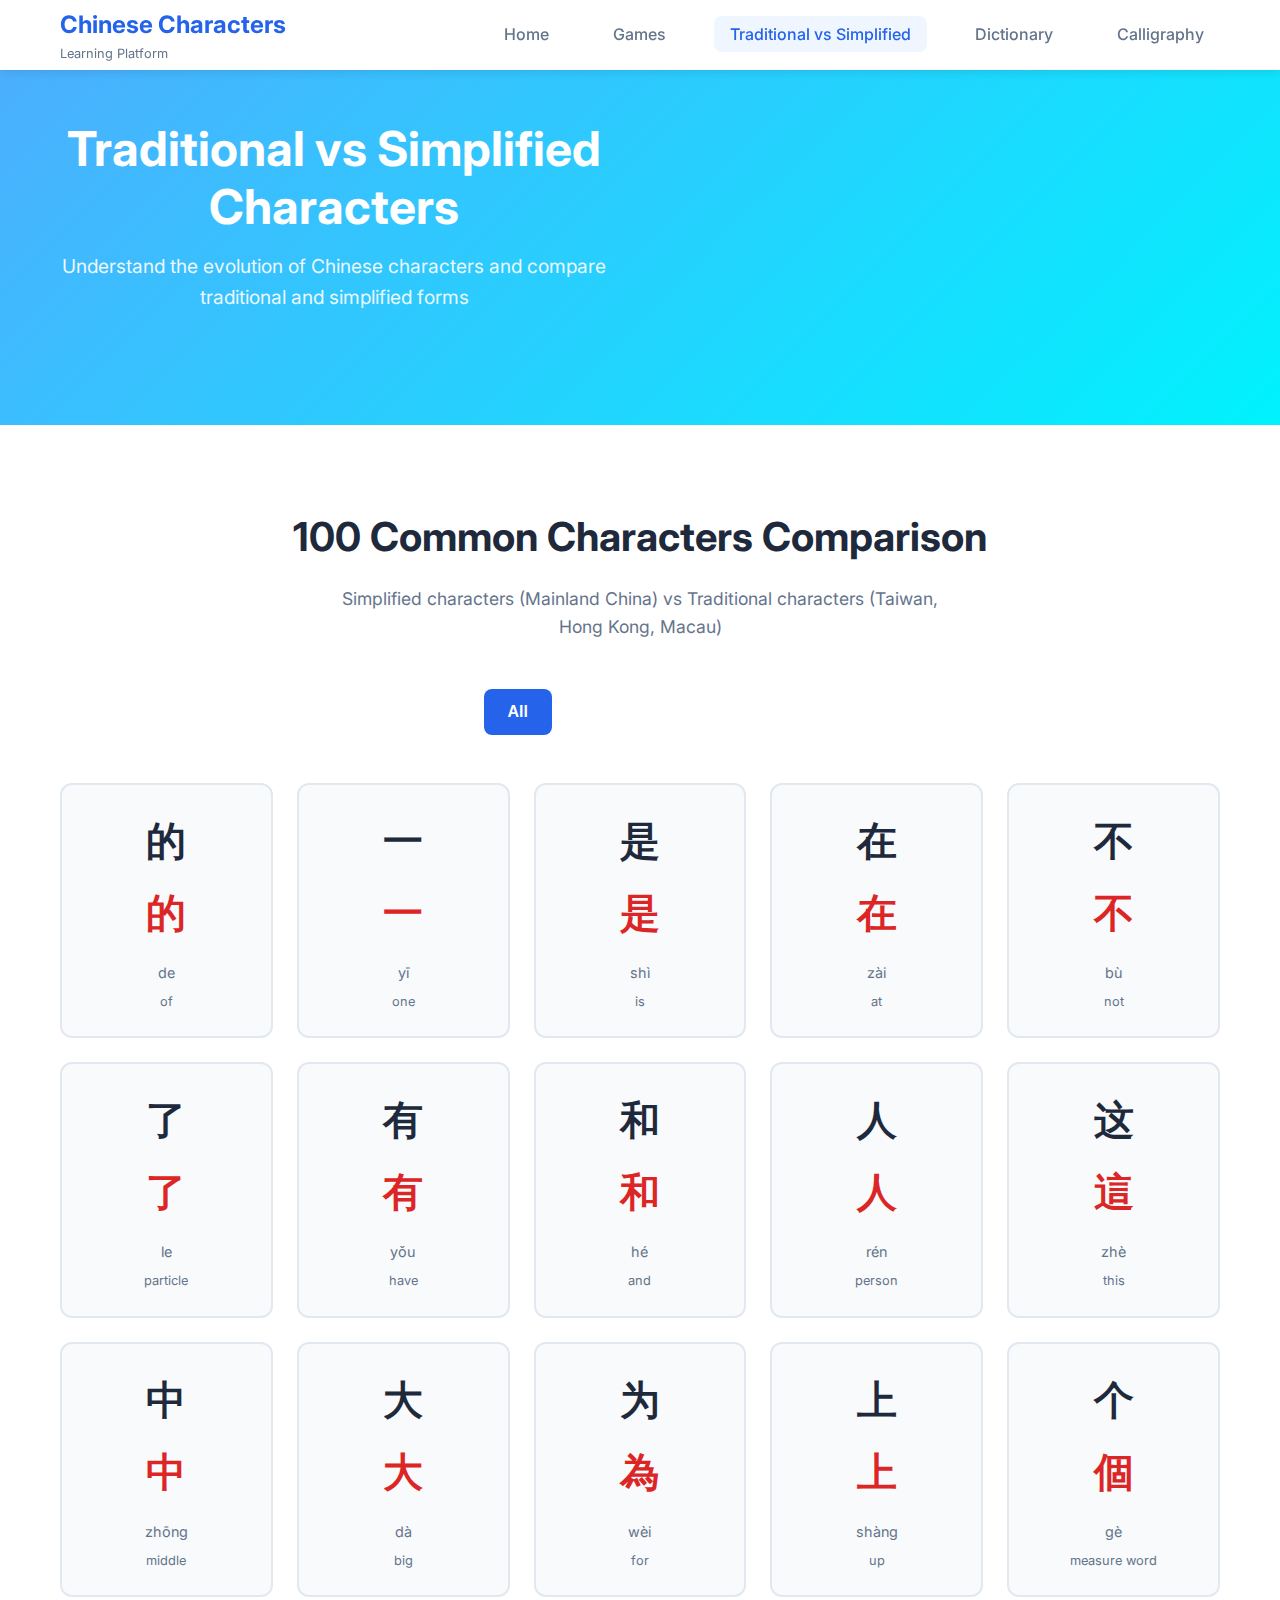
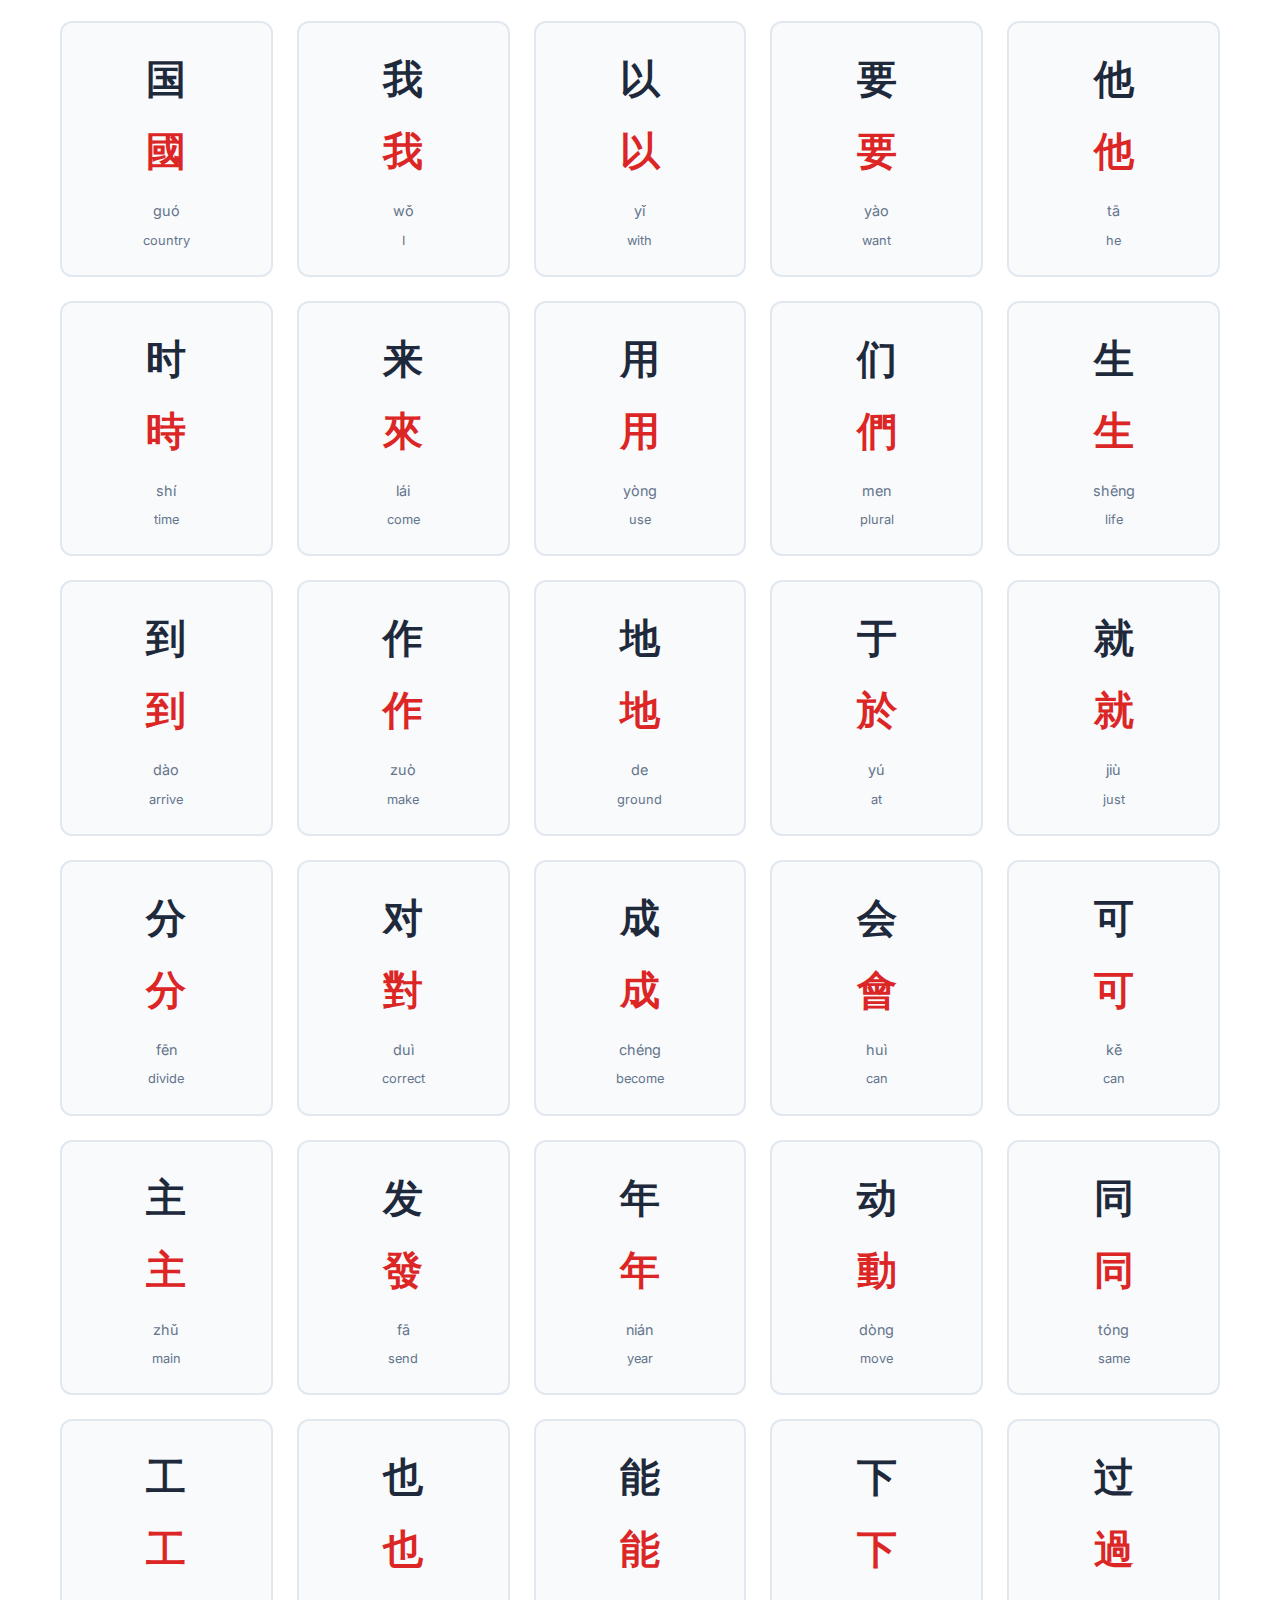
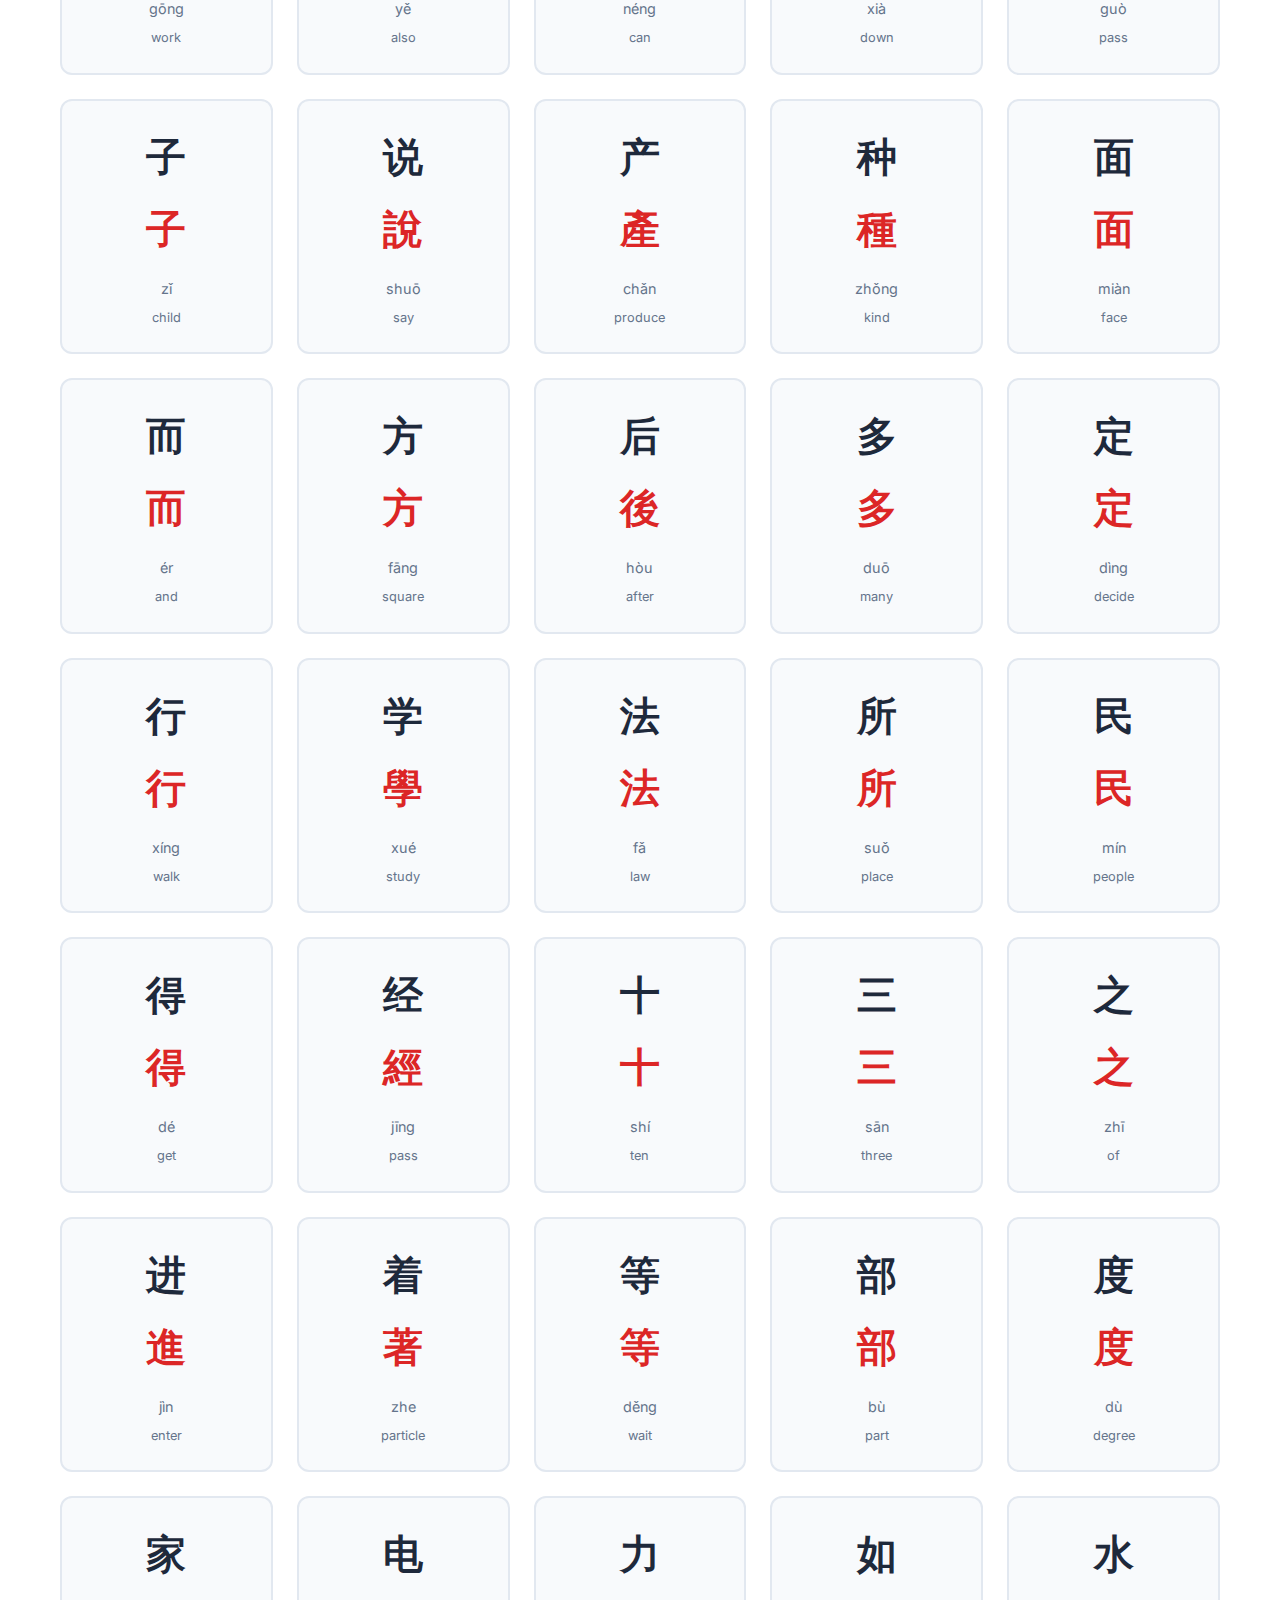
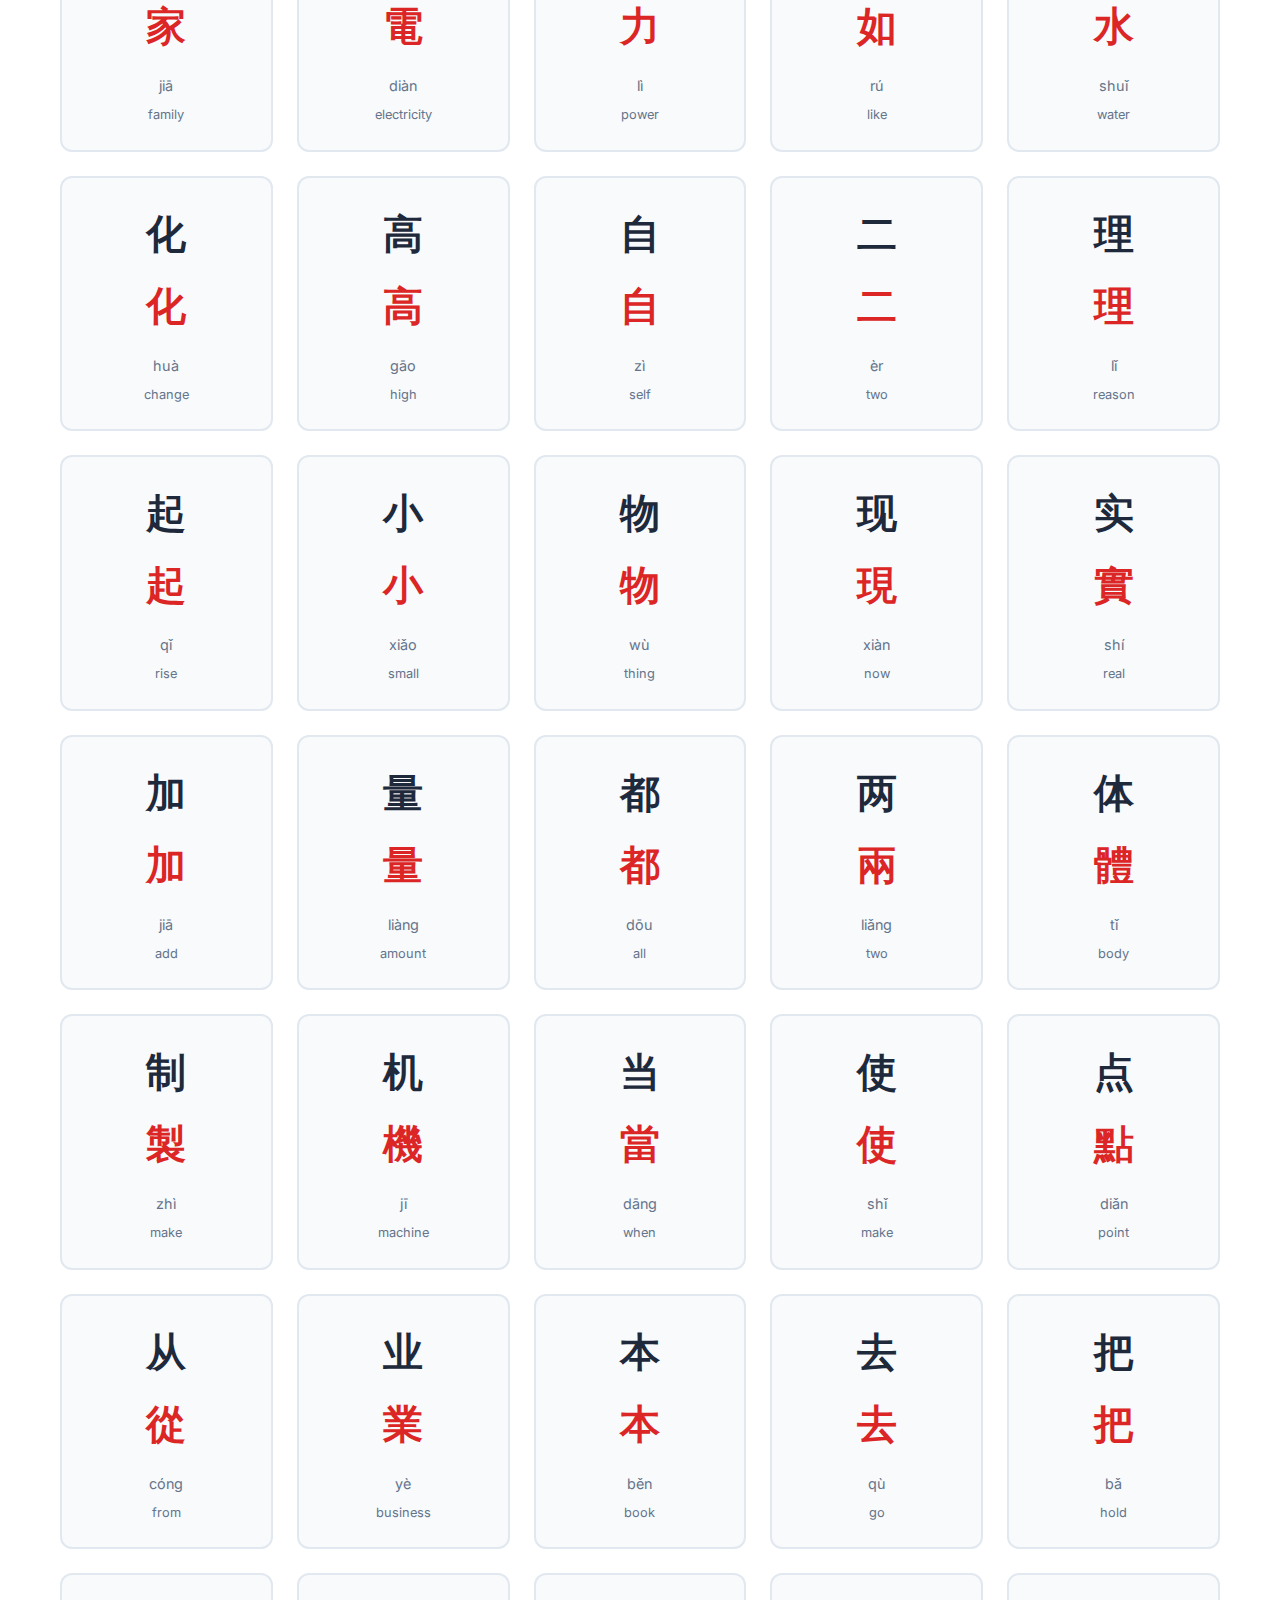
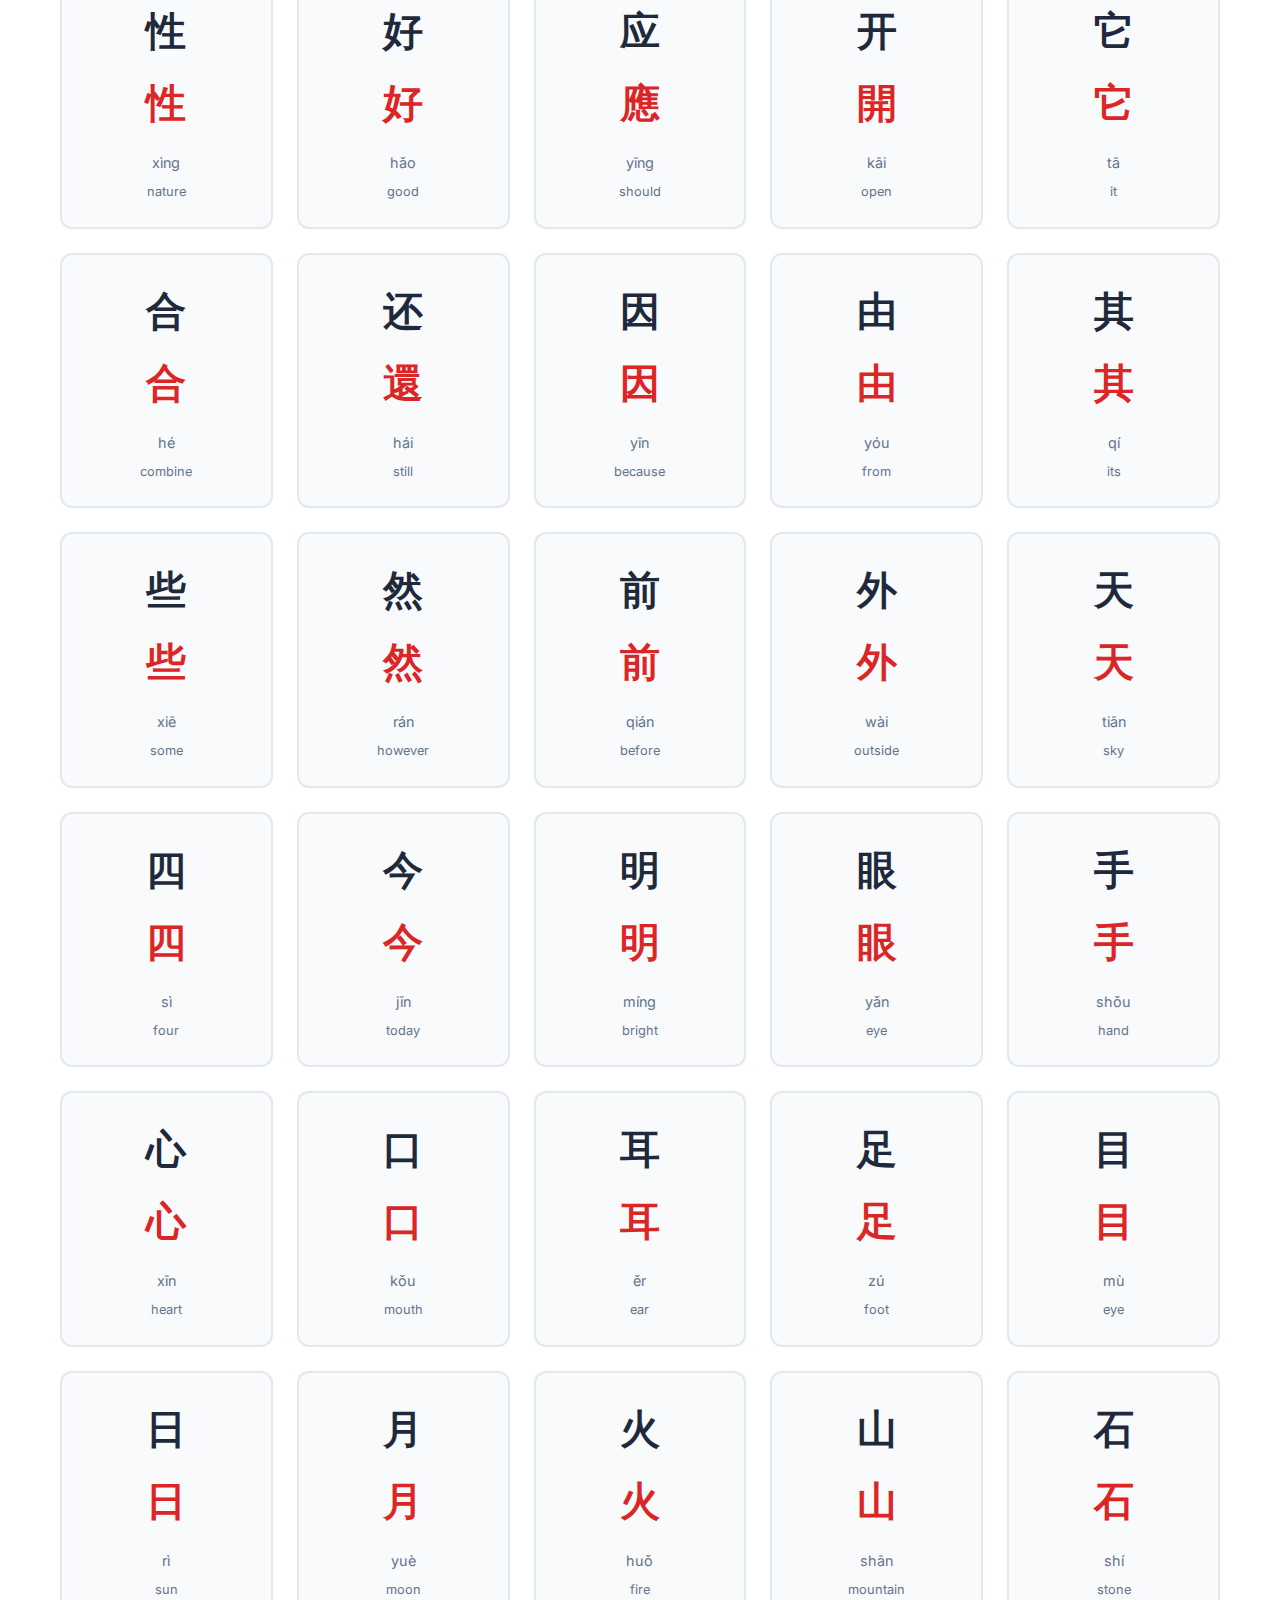
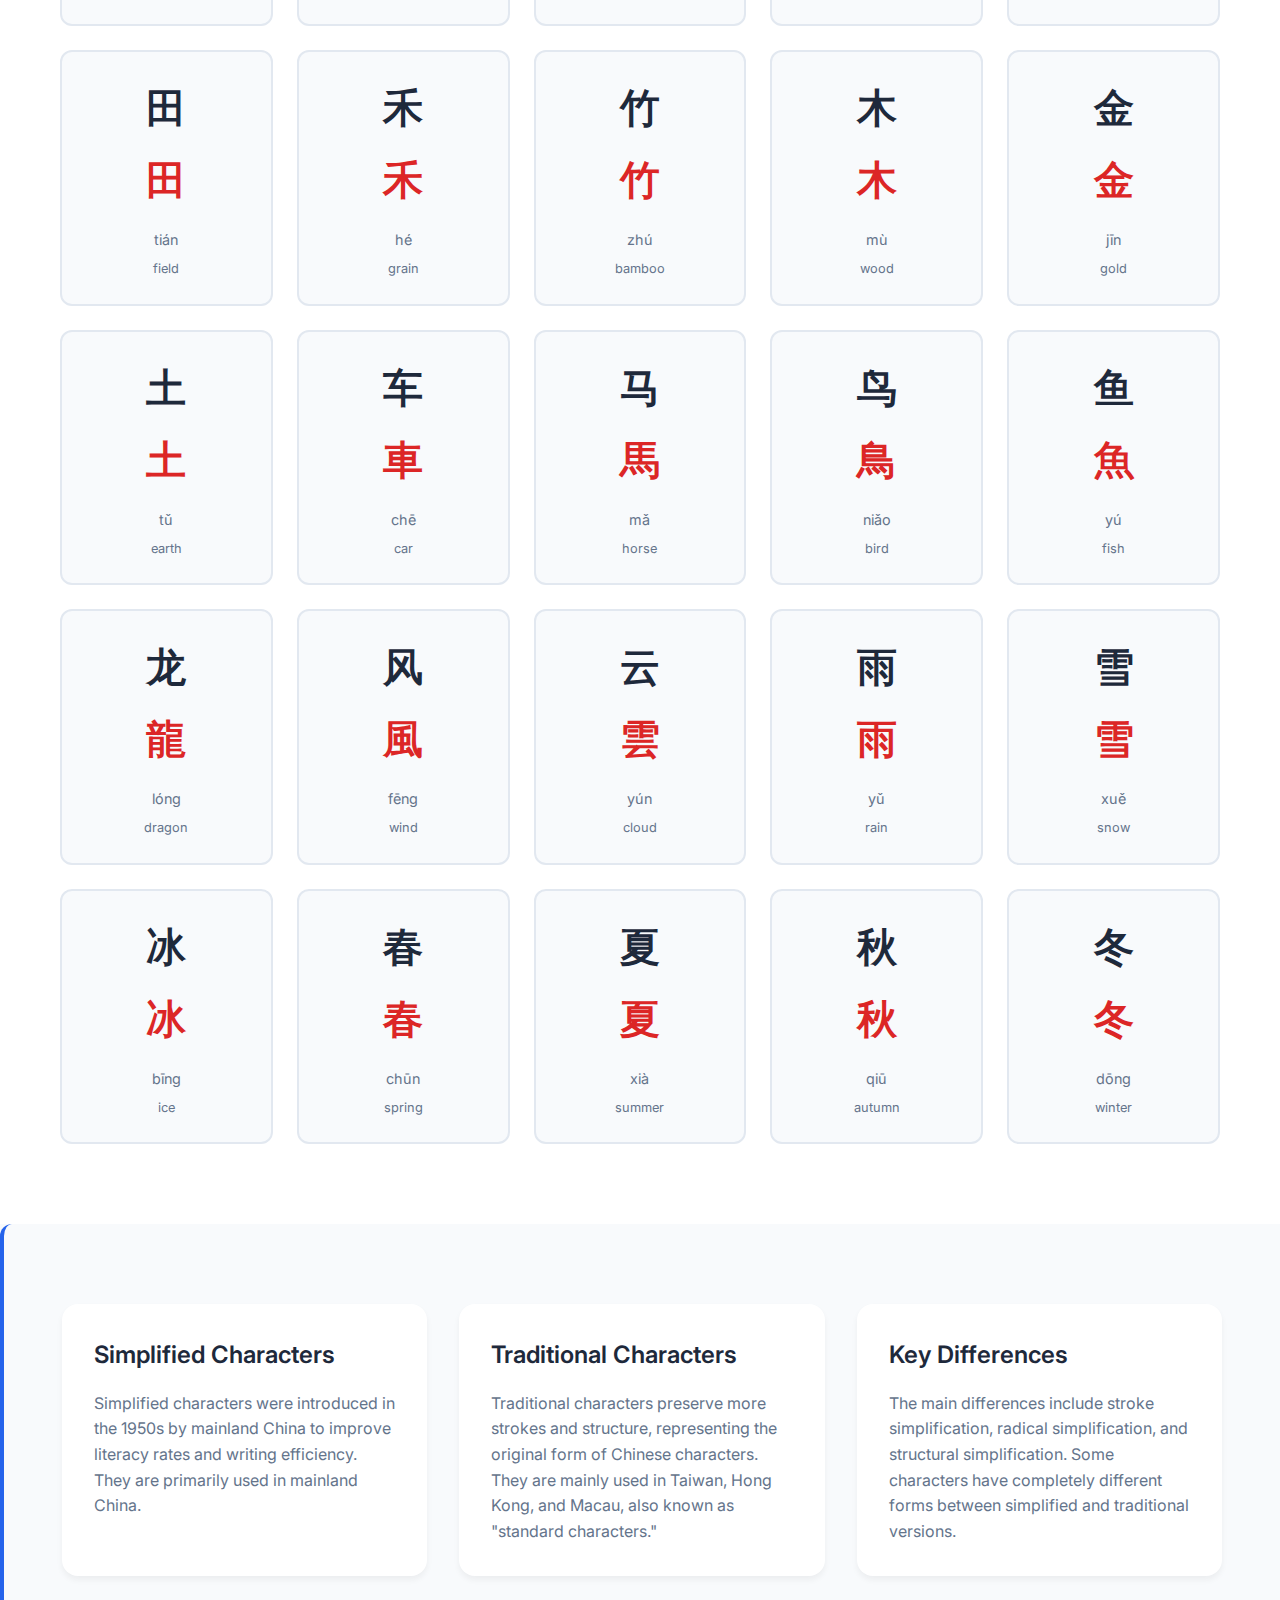
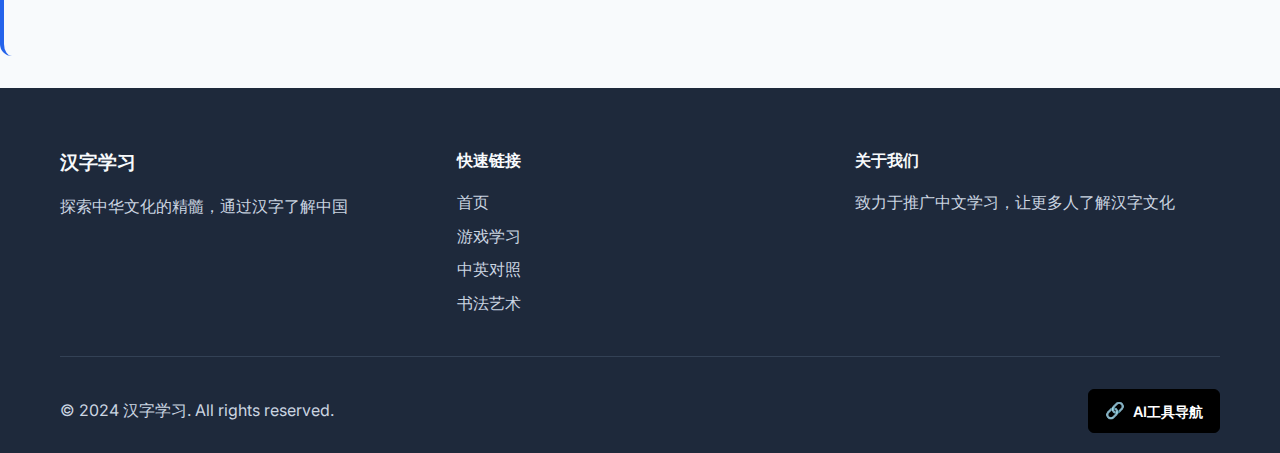
<file: traditional-simplified.html>
<!DOCTYPE html>
<html lang="en">
<head>
    <meta charset="UTF-8">
    <meta name="viewport" content="width=device-width, initial-scale=1.0">
    <title>Traditional vs Simplified Characters - Chinese Character Comparison</title>
    <link rel="stylesheet" href="style.css">
    <link href="https://fonts.googleapis.com/css2?family=Inter:wght@300;400;500;600;700&display=swap" rel="stylesheet">
</head>
<body>
    <!-- Navigation -->
    <nav class="navbar">
        <div class="nav-container">
            <div class="nav-logo">
                <h1>Chinese Characters</h1>
                <span>Learning Platform</span>
            </div>
            <ul class="nav-menu">
                <li class="nav-item">
                    <a href="index.html" class="nav-link">Home</a>
                </li>
                <li class="nav-item">
                    <a href="games.html" class="nav-link">Games</a>
                </li>
                <li class="nav-item">
                    <a href="traditional-simplified.html" class="nav-link active">Traditional vs Simplified</a>
                </li>
                <li class="nav-item">
                    <a href="chinese-english.html" class="nav-link">Dictionary</a>
                </li>
                <li class="nav-item">
                    <a href="calligraphy.html" class="nav-link">Calligraphy</a>
                </li>
            </ul>
            <div class="hamburger">
                <span class="bar"></span>
                <span class="bar"></span>
                <span class="bar"></span>
            </div>
        </div>
    </nav>

    <!-- Hero Section -->
    <section class="hero hero-traditional">
        <div class="hero-container">
            <div class="hero-content">
                <h1 class="hero-title">Traditional vs Simplified Characters</h1>
                <p class="hero-subtitle">Understand the evolution of Chinese characters and compare traditional and simplified forms</p>
            </div>
        </div>
    </section>

    <!-- Comparison Section -->
    <section class="comparison-section">
        <div class="container">
            <div class="section-header">
                <h2>100 Common Characters Comparison</h2>
                <p>Simplified characters (Mainland China) vs Traditional characters (Taiwan, Hong Kong, Macau)</p>
            </div>
            
            <div class="comparison-controls">
                <button class="btn btn-primary" onclick="filterCharacters('all')">All</button>
                <button class="btn btn-secondary" onclick="filterCharacters('different')">Different</button>
                <button class="btn btn-secondary" onclick="filterCharacters('same')">Same</button>
            </div>

            <div class="comparison-grid" id="comparisonGrid">
                <!-- Characters will be populated by JavaScript -->
            </div>
        </div>
    </section>

    <!-- Info Section -->
    <section class="info-section">
        <div class="container">
            <div class="info-grid">
                <div class="info-card">
                    <h3>Simplified Characters</h3>
                    <p>Simplified characters were introduced in the 1950s by mainland China to improve literacy rates and writing efficiency. They are primarily used in mainland China.</p>
                </div>
                <div class="info-card">
                    <h3>Traditional Characters</h3>
                    <p>Traditional characters preserve more strokes and structure, representing the original form of Chinese characters. They are mainly used in Taiwan, Hong Kong, and Macau, also known as "standard characters."</p>
                </div>
                <div class="info-card">
                    <h3>Key Differences</h3>
                    <p>The main differences include stroke simplification, radical simplification, and structural simplification. Some characters have completely different forms between simplified and traditional versions.</p>
                </div>
            </div>
        </div>
    </section>

    <!-- Footer -->
    <footer class="footer">
        <div class="container">
            <div class="footer-content">
                <div class="footer-section">
                    <h3>汉字学习</h3>
                    <p>探索中华文化的精髓，通过汉字了解中国</p>
                </div>
                <div class="footer-section">
                    <h4>快速链接</h4>
                    <ul>
                        <li><a href="index.html">首页</a></li>
                        <li><a href="games.html">游戏学习</a></li>
                        <li><a href="chinese-english.html">中英对照</a></li>
                        <li><a href="calligraphy.html">书法艺术</a></li>
                    </ul>
                </div>
                <div class="footer-section">
                    <h4>关于我们</h4>
                    <p>致力于推广中文学习，让更多人了解汉字文化</p>
                </div>
            </div>
            <div class="footer-bottom">
                <div class="footer-copyright">
                    <p>&copy; 2024 汉字学习. All rights reserved.</p>
                </div>
                <div class="footer-external-links">
                    <a href="https://www.seodog.cn" target="_blank" rel="noopener noreferrer" class="external-link">
                        <span class="link-icon">🔗</span>
                        <span class="link-text">AI工具导航</span>
                    </a>
                </div>
            </div>
        </div>
    </footer>

    <script src="script.js"></script>
</body>
</html>
</file>
<file: style.css>
/* Reset and Base Styles */
* {
    margin: 0;
    padding: 0;
    box-sizing: border-box;
}

body {
    font-family: 'Inter', -apple-system, BlinkMacSystemFont, 'Segoe UI', Roboto, sans-serif;
    line-height: 1.6;
    color: #333;
    background-color: #f8fafc;
}

.container {
    max-width: 1200px;
    margin: 0 auto;
    padding: 0 20px;
}

/* Navigation */
.navbar {
    background: #fff;
    box-shadow: 0 2px 10px rgba(0, 0, 0, 0.1);
    position: fixed;
    top: 0;
    width: 100%;
    z-index: 1000;
}

.nav-container {
    max-width: 1200px;
    margin: 0 auto;
    padding: 0 20px;
    display: flex;
    justify-content: space-between;
    align-items: center;
    height: 70px;
}

.nav-logo h1 {
    font-size: 1.5rem;
    font-weight: 700;
    color: #2563eb;
    margin: 0;
}

.nav-logo span {
    font-size: 0.8rem;
    color: #64748b;
    display: block;
}

.nav-menu {
    display: flex;
    list-style: none;
    gap: 2rem;
}

.nav-link {
    text-decoration: none;
    color: #64748b;
    font-weight: 500;
    transition: color 0.3s ease;
    padding: 0.5rem 1rem;
    border-radius: 8px;
}

.nav-link:hover,
.nav-link.active {
    color: #2563eb;
    background-color: #eff6ff;
}

.hamburger {
    display: none;
    flex-direction: column;
    cursor: pointer;
}

.bar {
    width: 25px;
    height: 3px;
    background-color: #64748b;
    margin: 3px 0;
    transition: 0.3s;
}

/* Hero Section */
.hero {
    background: linear-gradient(135deg, #667eea 0%, #764ba2 100%);
    color: white;
    padding: 120px 0 80px;
    text-align: center;
}

.hero-container {
    max-width: 1200px;
    margin: 0 auto;
    padding: 0 20px;
    display: grid;
    grid-template-columns: 1fr 1fr;
    gap: 4rem;
    align-items: center;
}

.hero-title {
    font-size: 3rem;
    font-weight: 700;
    margin-bottom: 1rem;
    line-height: 1.2;
}

.hero-subtitle {
    font-size: 1.2rem;
    margin-bottom: 2rem;
    opacity: 0.9;
}

.hero-buttons {
    display: flex;
    gap: 1rem;
    justify-content: flex-start;
}

.floating-characters {
    display: flex;
    justify-content: center;
    align-items: center;
    gap: 1rem;
}

.floating-characters .char {
    font-size: 4rem;
    font-weight: 700;
    animation: float 3s ease-in-out infinite;
    opacity: 0.9;
}

.floating-characters .char:nth-child(2) {
    animation-delay: 0.5s;
}

.floating-characters .char:nth-child(3) {
    animation-delay: 1s;
}

.floating-characters .char:nth-child(4) {
    animation-delay: 1.5s;
}

@keyframes float {
    0%, 100% { transform: translateY(0px); }
    50% { transform: translateY(-20px); }
}

/* Buttons */
.btn {
    display: inline-block;
    padding: 12px 24px;
    border: none;
    border-radius: 8px;
    text-decoration: none;
    font-weight: 600;
    cursor: pointer;
    transition: all 0.3s ease;
    font-size: 1rem;
}

.btn-primary {
    background: #2563eb;
    color: white;
}

.btn-primary:hover {
    background: #1d4ed8;
    transform: translateY(-2px);
    box-shadow: 0 4px 12px rgba(37, 99, 235, 0.3);
}

.btn-secondary {
    background: rgba(255, 255, 255, 0.2);
    color: white;
    border: 2px solid rgba(255, 255, 255, 0.3);
}

.btn-secondary:hover {
    background: rgba(255, 255, 255, 0.3);
    transform: translateY(-2px);
}

/* Section Headers */
.section-header {
    text-align: center;
    margin-bottom: 3rem;
}

.section-header h2 {
    font-size: 2.5rem;
    font-weight: 700;
    color: #1e293b;
    margin-bottom: 1rem;
}

.section-header p {
    font-size: 1.1rem;
    color: #64748b;
    max-width: 600px;
    margin: 0 auto;
}

/* Characters Grid */
.characters-section {
    padding: 80px 0;
    background: white;
}

.characters-grid {
    display: grid;
    grid-template-columns: repeat(auto-fill, minmax(80px, 1fr));
    gap: 1rem;
    max-width: 800px;
    margin: 0 auto;
}

.character-card {
    background: #f8fafc;
    border: 2px solid #e2e8f0;
    border-radius: 12px;
    padding: 1rem;
    text-align: center;
    cursor: pointer;
    transition: all 0.3s ease;
    font-size: 2rem;
    font-weight: 600;
    color: #1e293b;
    position: relative;
    overflow: hidden;
    min-height: 80px;
}

.char-main {
    font-size: 2rem;
    font-weight: 600;
    color: #1e293b;
    margin-bottom: 0.5rem;
}

.char-info-hover {
    opacity: 0;
    transform: translateY(10px);
    transition: all 0.3s ease;
}

.char-pinyin {
    font-size: 0.8rem;
    color: #64748b;
    margin-bottom: 0.25rem;
}

.char-english {
    font-size: 0.7rem;
    color: #94a3b8;
    font-weight: 500;
}

.character-card:hover .char-info-hover {
    opacity: 1;
    transform: translateY(0);
}

.character-card:hover {
    border-color: #2563eb;
    background: #eff6ff;
    transform: translateY(-4px);
    box-shadow: 0 8px 25px rgba(37, 99, 235, 0.15);
}

/* Features Section */
.features-section {
    padding: 80px 0;
    background: #f8fafc;
}

.features-grid {
    display: grid;
    grid-template-columns: repeat(auto-fit, minmax(280px, 1fr));
    gap: 2rem;
}

.feature-card {
    background: white;
    padding: 2rem;
    border-radius: 16px;
    text-align: center;
    box-shadow: 0 4px 6px rgba(0, 0, 0, 0.05);
    transition: all 0.3s ease;
}

.feature-card:hover {
    transform: translateY(-8px);
    box-shadow: 0 20px 40px rgba(0, 0, 0, 0.1);
}

.feature-icon {
    font-size: 3rem;
    margin-bottom: 1rem;
}

.feature-card h3 {
    font-size: 1.5rem;
    font-weight: 600;
    color: #1e293b;
    margin-bottom: 1rem;
}

.feature-card p {
    color: #64748b;
    margin-bottom: 1.5rem;
}

.feature-link {
    color: #2563eb;
    text-decoration: none;
    font-weight: 600;
    transition: color 0.3s ease;
}

.feature-link:hover {
    color: #1d4ed8;
}

/* Games Section */
.games-section {
    padding: 80px 0;
    background: white;
}

.games-grid {
    display: grid;
    grid-template-columns: repeat(auto-fit, minmax(280px, 1fr));
    gap: 2rem;
    margin-bottom: 3rem;
}

.game-card {
    background: #f8fafc;
    padding: 2rem;
    border-radius: 16px;
    text-align: center;
    border: 2px solid #e2e8f0;
    transition: all 0.3s ease;
}

.game-card:hover {
    border-color: #2563eb;
    background: #eff6ff;
    transform: translateY(-4px);
}

.game-icon {
    font-size: 3rem;
    margin-bottom: 1rem;
}

.game-card h3 {
    font-size: 1.5rem;
    font-weight: 600;
    color: #1e293b;
    margin-bottom: 1rem;
}

.game-card p {
    color: #64748b;
    margin-bottom: 1.5rem;
}

.game-area {
    background: white;
    border-radius: 16px;
    padding: 2rem;
    box-shadow: 0 4px 6px rgba(0, 0, 0, 0.05);
    margin-top: 2rem;
}

.game-header {
    display: flex;
    justify-content: space-between;
    align-items: center;
    margin-bottom: 2rem;
    padding-bottom: 1rem;
    border-bottom: 2px solid #e2e8f0;
}

.game-controls {
    display: flex;
    gap: 1rem;
    align-items: center;
}

/* Comparison Section */
.comparison-section {
    padding: 80px 0;
    background: white;
}

.comparison-controls {
    display: flex;
    justify-content: center;
    gap: 1rem;
    margin-bottom: 3rem;
}

.comparison-grid {
    display: grid;
    grid-template-columns: repeat(auto-fill, minmax(200px, 1fr));
    gap: 1.5rem;
}

.comparison-card {
    background: #f8fafc;
    border: 2px solid #e2e8f0;
    border-radius: 12px;
    padding: 1.5rem;
    text-align: center;
    transition: all 0.3s ease;
}

.comparison-card:hover {
    border-color: #2563eb;
    background: #eff6ff;
    transform: translateY(-4px);
}

.comparison-card .simplified {
    font-size: 2.5rem;
    font-weight: 600;
    color: #1e293b;
    margin-bottom: 0.5rem;
}

.comparison-card .traditional {
    font-size: 2.5rem;
    font-weight: 600;
    color: #dc2626;
    margin-bottom: 1rem;
}

.comparison-card .pinyin {
    font-size: 0.9rem;
    color: #64748b;
    margin-bottom: 0.5rem;
}

.comparison-card .meaning {
    font-size: 0.8rem;
    color: #64748b;
}

/* Dictionary Section */
.dictionary-section {
    padding: 80px 0;
    background: white;
}

.search-controls {
    display: flex;
    justify-content: center;
    gap: 1rem;
    margin-bottom: 3rem;
    flex-wrap: wrap;
}

.search-input {
    padding: 12px 16px;
    border: 2px solid #e2e8f0;
    border-radius: 8px;
    font-size: 1rem;
    min-width: 300px;
    transition: border-color 0.3s ease;
}

.search-input:focus {
    outline: none;
    border-color: #2563eb;
}

.dictionary-grid {
    display: grid;
    grid-template-columns: repeat(auto-fill, minmax(150px, 1fr));
    gap: 1rem;
}

.dictionary-card {
    background: #f8fafc;
    border: 2px solid #e2e8f0;
    border-radius: 12px;
    padding: 1rem;
    text-align: center;
    cursor: pointer;
    transition: all 0.3s ease;
}

.dictionary-card:hover {
    border-color: #2563eb;
    background: #eff6ff;
    transform: translateY(-4px);
}

.dictionary-card .character {
    font-size: 2.5rem;
    font-weight: 600;
    color: #1e293b;
    margin-bottom: 0.5rem;
}

.dictionary-card .english {
    font-size: 0.9rem;
    color: #64748b;
    font-weight: 500;
}

/* Modal */
.modal {
    display: none;
    position: fixed;
    z-index: 2000;
    left: 0;
    top: 0;
    width: 100%;
    height: 100%;
    background-color: rgba(0, 0, 0, 0.5);
    opacity: 0;
    transition: opacity 0.3s ease;
}

.modal-content {
    background-color: white;
    margin: 5% auto;
    padding: 2rem;
    border-radius: 16px;
    width: 90%;
    max-width: 600px;
    position: relative;
    transform: translateY(-20px);
    transition: transform 0.3s ease;
}

.modal[style*="display: block"] .modal-content {
    transform: translateY(0);
}

.close {
    color: #aaa;
    float: right;
    font-size: 28px;
    font-weight: bold;
    cursor: pointer;
    position: absolute;
    right: 1rem;
    top: 1rem;
}

.close:hover {
    color: #000;
}

/* Calligraphy Section */
.calligraphy-section {
    padding: 80px 0;
    background: white;
}

.calligraphy-controls {
    display: flex;
    justify-content: center;
    gap: 1rem;
    margin-bottom: 3rem;
    flex-wrap: wrap;
}

.calligraphy-grid {
    display: grid;
    grid-template-columns: repeat(auto-fill, minmax(120px, 1fr));
    gap: 1.5rem;
}

.calligraphy-card {
    background: #f8fafc;
    border: 2px solid #e2e8f0;
    border-radius: 12px;
    padding: 1.5rem;
    text-align: center;
    cursor: pointer;
    transition: all 0.3s ease;
}

.calligraphy-card:hover {
    border-color: #2563eb;
    background: #eff6ff;
    transform: translateY(-4px);
}

.calligraphy-card .character {
    font-size: 3rem;
    font-weight: 600;
    color: #1e293b;
    margin-bottom: 0.5rem;
    font-family: 'KaiTi', '楷体', serif;
}

.calligraphy-card .pinyin {
    font-size: 0.9rem;
    color: #64748b;
}

/* Practice Section */
.practice-section {
    padding: 80px 0;
    background: #f8fafc;
}

.practice-area {
    max-width: 600px;
    margin: 0 auto;
}

.practice-controls {
    display: flex;
    justify-content: center;
    gap: 1rem;
    margin-bottom: 2rem;
}

.practice-canvas-container {
    text-align: center;
}

#practiceCanvas {
    border: 2px solid #e2e8f0;
    border-radius: 12px;
    background: white;
    cursor: crosshair;
}

.practice-guide {
    margin-top: 1rem;
    color: #64748b;
}

/* Memory Game Styles */
.memory-game {
    text-align: center;
    padding: 2rem 0;
}

.memory-grid {
    display: grid;
    grid-template-columns: repeat(4, 1fr);
    gap: 1rem;
    max-width: 400px;
    margin: 0 auto 2rem;
}

.game-instructions {
    margin-top: 2rem;
    padding: 1rem;
    background: #eff6ff;
    border-radius: 8px;
    color: #1e40af;
}

.game-instructions p {
    margin: 0;
    font-weight: 500;
}

.no-results {
    text-align: center;
    padding: 2rem;
    color: #64748b;
    font-size: 1.1rem;
    grid-column: 1 / -1;
}

.loading {
    text-align: center;
    padding: 2rem;
    color: #64748b;
    font-size: 1.1rem;
    grid-column: 1 / -1;
    animation: pulse 1.5s ease-in-out infinite;
}

@keyframes pulse {
    0%, 100% { opacity: 1; }
    50% { opacity: 0.5; }
}

.memory-card {
    aspect-ratio: 1;
    background: #f8fafc;
    border: 2px solid #e2e8f0;
    border-radius: 12px;
    cursor: pointer;
    position: relative;
    transition: all 0.3s ease;
    display: flex;
    align-items: center;
    justify-content: center;
    font-size: 2rem;
    font-weight: 600;
    color: #1e293b;
    min-height: 80px;
}

.memory-card:hover {
    border-color: #2563eb;
    background: #eff6ff;
}

.memory-card.flipped .card-back {
    display: none;
}

.memory-card.flipped .card-front {
    display: block;
}

.memory-card.matched {
    background: #dcfce7;
    border-color: #16a34a;
    color: #16a34a;
}

.card-back {
    display: block;
    font-size: 1.5rem;
    color: #64748b;
}

.card-front {
    display: none;
}

/* Word Search Game Styles */
.word-search-game {
    text-align: center;
    padding: 2rem 0;
}

.word-search-instructions {
    margin-bottom: 2rem;
}

.word-search-instructions p {
    margin-bottom: 1rem;
    font-weight: 600;
    color: #1e293b;
}

.target-chars {
    display: flex;
    justify-content: center;
    gap: 1rem;
    flex-wrap: wrap;
    margin-bottom: 2rem;
}

.target-char {
    display: inline-block;
    padding: 0.5rem 1rem;
    background: #2563eb;
    color: white;
    border-radius: 8px;
    font-size: 1.2rem;
    font-weight: 600;
}

.word-search-grid {
    display: inline-block;
    border: 2px solid #e2e8f0;
    border-radius: 12px;
    padding: 1rem;
    background: white;
    margin-bottom: 2rem;
}

.grid-row {
    display: flex;
}

.grid-cell {
    width: 50px;
    height: 50px;
    border: 1px solid #e2e8f0;
    display: flex;
    align-items: center;
    justify-content: center;
    font-size: 1.5rem;
    font-weight: 600;
    cursor: pointer;
    transition: all 0.3s ease;
    background: #f8fafc;
}

.grid-cell:hover {
    background: #eff6ff;
    border-color: #2563eb;
}

.grid-cell.found {
    background: #dcfce7;
    border-color: #16a34a;
    color: #16a34a;
    animation: found 0.5s ease;
}

.game-progress {
    font-size: 1.1rem;
    font-weight: 600;
    color: #1e293b;
}

@keyframes found {
    0% { transform: scale(1); }
    50% { transform: scale(1.2); }
    100% { transform: scale(1); }
}

@keyframes shake {
    0%, 100% { transform: translateX(0); }
    25% { transform: translateX(-5px); }
    75% { transform: translateX(5px); }
}

/* Quiz Game Styles */
.character-quiz {
    text-align: center;
    padding: 2rem 0;
    max-width: 600px;
    margin: 0 auto;
}

.quiz-progress {
    margin-bottom: 2rem;
    font-weight: 600;
    color: #1e293b;
}

.quiz-question {
    margin-bottom: 3rem;
}

.quiz-char {
    font-size: 4rem;
    font-weight: 700;
    color: #1e293b;
    margin-bottom: 1rem;
}

.quiz-text {
    font-size: 1.2rem;
    color: #64748b;
    margin-bottom: 2rem;
}

.quiz-options {
    display: grid;
    grid-template-columns: repeat(2, 1fr);
    gap: 1rem;
    max-width: 400px;
    margin: 0 auto;
}

.quiz-option {
    padding: 1rem 2rem;
    border: 2px solid #e2e8f0;
    border-radius: 12px;
    background: white;
    font-size: 1rem;
    font-weight: 600;
    cursor: pointer;
    transition: all 0.3s ease;
}

.quiz-option:hover {
    border-color: #2563eb;
    background: #eff6ff;
}

.quiz-option.correct {
    background: #dcfce7;
    border-color: #16a34a;
    color: #16a34a;
}

.quiz-option.incorrect {
    background: #fef2f2;
    border-color: #dc2626;
    color: #dc2626;
}

.quiz-option:disabled {
    cursor: not-allowed;
}

.quiz-results {
    text-align: center;
    padding: 2rem;
}

.quiz-results h3 {
    color: #1e293b;
    margin-bottom: 1rem;
}

.quiz-results p {
    color: #64748b;
    margin-bottom: 0.5rem;
}

/* Stroke Order Game Styles */
.stroke-order-game {
    text-align: center;
    padding: 2rem 0;
    max-width: 600px;
    margin: 0 auto;
}

.stroke-progress {
    margin-bottom: 2rem;
    font-weight: 600;
    color: #1e293b;
}

.stroke-display {
    margin-bottom: 3rem;
}

.stroke-char {
    font-size: 4rem;
    font-weight: 700;
    color: #1e293b;
    margin-bottom: 1rem;
}

.stroke-description {
    font-size: 1.1rem;
    color: #64748b;
    line-height: 1.6;
}

.stroke-steps {
    margin-bottom: 3rem;
}

.stroke-steps h4 {
    color: #1e293b;
    margin-bottom: 1rem;
}

.stroke-list {
    display: flex;
    flex-direction: column;
    gap: 0.5rem;
    max-width: 300px;
    margin: 0 auto;
}

.stroke-step {
    display: flex;
    align-items: center;
    padding: 0.75rem 1rem;
    border: 2px solid #e2e8f0;
    border-radius: 8px;
    background: #f8fafc;
    transition: all 0.3s ease;
}

.stroke-step.completed {
    background: #dcfce7;
    border-color: #16a34a;
    color: #16a34a;
}

.step-number {
    width: 30px;
    height: 30px;
    border-radius: 50%;
    background: #2563eb;
    color: white;
    display: flex;
    align-items: center;
    justify-content: center;
    font-weight: 600;
    margin-right: 1rem;
}

.stroke-step.completed .step-number {
    background: #16a34a;
}

.step-stroke {
    font-weight: 600;
}

.stroke-controls {
    display: flex;
    justify-content: center;
    gap: 1rem;
}

.stroke-results {
    text-align: center;
    padding: 2rem;
}

.stroke-results h3 {
    color: #1e293b;
    margin-bottom: 1rem;
}

.stroke-results p {
    color: #64748b;
    margin-bottom: 1rem;
}

/* Character Detail Styles */
.character-detail-content {
    text-align: center;
}

.char-display {
    margin-bottom: 2rem;
}

.main-char {
    font-size: 4rem;
    font-weight: 700;
    color: #1e293b;
    display: block;
    margin-bottom: 1rem;
}

.char-pinyin-large {
    font-size: 1.5rem;
    color: #64748b;
    font-weight: 500;
    margin-bottom: 2rem;
}

.char-info {
    text-align: left;
    max-width: 500px;
    margin: 0 auto;
}

.info-section {
    margin-bottom: 2rem;
    padding: 1.5rem;
    background: #f8fafc;
    border-radius: 12px;
    border-left: 4px solid #2563eb;
}

.info-section h4 {
    color: #1e293b;
    font-size: 1.2rem;
    font-weight: 600;
    margin-bottom: 1rem;
}

.char-info p {
    margin-bottom: 0.5rem;
    padding: 0.5rem;
    background: white;
    border-radius: 8px;
    border: 1px solid #e2e8f0;
}

.char-info strong {
    color: #2563eb;
    margin-right: 0.5rem;
}

.char-comment {
    line-height: 1.6;
    color: #374151;
    font-style: italic;
}

.usage-examples {
    display: grid;
    gap: 0.5rem;
}

.usage-examples div {
    padding: 0.5rem;
    background: white;
    border-radius: 8px;
    border: 1px solid #e2e8f0;
    font-size: 0.9rem;
    line-height: 1.4;
}

/* Calligraphy Detail Styles */
.calligraphy-detail-content {
    text-align: center;
}

.calligraphy-display {
    margin-bottom: 2rem;
}

.calligraphy-char {
    font-size: 4rem;
    font-weight: 700;
    color: #1e293b;
    display: block;
    margin-bottom: 1rem;
    font-family: 'KaiTi', '楷体', serif;
}

.calligraphy-info {
    text-align: left;
    max-width: 400px;
    margin: 0 auto;
}

.calligraphy-info p {
    margin-bottom: 0.5rem;
    padding: 0.5rem;
    background: #f8fafc;
    border-radius: 8px;
}

.calligraphy-info strong {
    color: #2563eb;
    margin-right: 0.5rem;
}

/* Info Sections */
.info-section,
.calligraphy-info-section,
.tips-section {
    padding: 80px 0;
    background: #f8fafc;
}

.info-grid,
.calligraphy-info-grid,
.tips-grid {
    display: grid;
    grid-template-columns: repeat(auto-fit, minmax(280px, 1fr));
    gap: 2rem;
}

.info-card,
.tip-card {
    background: white;
    padding: 2rem;
    border-radius: 16px;
    box-shadow: 0 4px 6px rgba(0, 0, 0, 0.05);
}

.info-card h3,
.tip-card h3 {
    font-size: 1.5rem;
    font-weight: 600;
    color: #1e293b;
    margin-bottom: 1rem;
}

.info-card p,
.tip-card p {
    color: #64748b;
    line-height: 1.6;
}

.tip-icon {
    font-size: 2.5rem;
    margin-bottom: 1rem;
    display: block;
}

/* Footer */
.footer {
    background: #1e293b;
    color: white;
    padding: 60px 0 20px;
}

.footer-content {
    display: grid;
    grid-template-columns: repeat(auto-fit, minmax(250px, 1fr));
    gap: 2rem;
    margin-bottom: 2rem;
}

.footer-section h3,
.footer-section h4 {
    margin-bottom: 1rem;
    color: #f8fafc;
}

.footer-section p {
    color: #cbd5e1;
    line-height: 1.6;
}

.footer-section ul {
    list-style: none;
}

.footer-section ul li {
    margin-bottom: 0.5rem;
}

.footer-section ul li a {
    color: #cbd5e1;
    text-decoration: none;
    transition: color 0.3s ease;
}

.footer-section ul li a:hover {
    color: #2563eb;
}

.footer-bottom {
    display: flex;
    justify-content: space-between;
    align-items: center;
    flex-wrap: wrap;
    gap: 1rem;
    padding-top: 2rem;
    border-top: 1px solid #334155;
    color: #cbd5e1;
}

.footer-copyright {
    color: #cbd5e1;
}

.footer-external-links {
    display: flex;
    gap: 1rem;
}

.external-link {
    display: flex;
    align-items: center;
    gap: 0.5rem;
    padding: 0.5rem 1rem;
    background: #000000;
    color: #ffffff;
    text-decoration: none;
    border-radius: 6px;
    font-size: 0.9rem;
    font-weight: 500;
    transition: all 0.3s ease;
    border: 1px solid #000000;
}

.external-link:hover {
    background: #ffffff;
    color: #000000;
    border-color: #000000;
}

.link-icon {
    font-size: 1rem;
}

.link-text {
    font-weight: 600;
}

/* Responsive Design */
@media (max-width: 768px) {
    .hamburger {
        display: flex;
    }

    .nav-menu {
        position: fixed;
        left: -100%;
        top: 70px;
        flex-direction: column;
        background-color: white;
        width: 100%;
        text-align: center;
        transition: 0.3s;
        box-shadow: 0 10px 27px rgba(0, 0, 0, 0.05);
        padding: 2rem 0;
        max-height: calc(100vh - 70px);
        overflow-y: auto;
    }

    .nav-menu.active {
        left: 0;
    }

    .hamburger.active .bar:nth-child(2) {
        opacity: 0;
    }

    .hamburger.active .bar:nth-child(1) {
        transform: translateY(8px) rotate(45deg);
    }

    .hamburger.active .bar:nth-child(3) {
        transform: translateY(-8px) rotate(-45deg);
    }

    .hero-container {
        grid-template-columns: 1fr;
        text-align: center;
    }

    .hero-title {
        font-size: 2rem;
    }

    .hero-buttons {
        justify-content: center;
        flex-wrap: wrap;
    }

    .section-header h2 {
        font-size: 2rem;
    }

    .characters-grid {
        grid-template-columns: repeat(auto-fill, minmax(60px, 1fr));
    }

    .character-card {
        font-size: 1.5rem;
        padding: 0.5rem;
    }

    .comparison-grid {
        grid-template-columns: repeat(auto-fill, minmax(150px, 1fr));
    }

    .dictionary-grid {
        grid-template-columns: repeat(auto-fill, minmax(120px, 1fr));
    }

    .calligraphy-grid {
        grid-template-columns: repeat(auto-fill, minmax(100px, 1fr));
    }

    .memory-grid {
        grid-template-columns: repeat(4, 1fr);
        gap: 0.5rem;
        max-width: 300px;
    }

    .memory-card {
        font-size: 1.5rem;
    }

    .search-controls,
    .comparison-controls,
    .calligraphy-controls {
        flex-direction: column;
        align-items: center;
    }

    .search-input {
        min-width: 250px;
    }

    .game-header {
        flex-direction: column;
        gap: 1rem;
        align-items: flex-start;
    }

    .practice-controls {
        flex-wrap: wrap;
    }

    #practiceCanvas {
        width: 100%;
        max-width: 400px;
        height: auto;
    }
    
    .footer-bottom {
        flex-direction: column;
        text-align: center;
        gap: 1rem;
    }
    
    .footer-external-links {
        justify-content: center;
    }
}

@media (max-width: 480px) {
    .container {
        padding: 0 15px;
    }

    .hero {
        padding: 100px 0 60px;
    }

    .hero-title {
        font-size: 1.8rem;
    }

    .hero-subtitle {
        font-size: 1rem;
    }

    .floating-characters .char {
        font-size: 2.5rem;
    }

    .characters-grid {
        grid-template-columns: repeat(auto-fill, minmax(50px, 1fr));
        gap: 0.5rem;
    }

    .character-card {
        font-size: 1.2rem;
        padding: 0.5rem;
    }

    .features-grid,
    .games-grid,
    .info-grid,
    .calligraphy-info-grid,
    .tips-grid {
        grid-template-columns: 1fr;
    }

    .modal-content {
        margin: 10% auto;
        padding: 1.5rem;
        width: 95%;
    }
}

/* Page-specific hero backgrounds */
.hero-games {
    background: linear-gradient(135deg, #f093fb 0%, #f5576c 100%);
}

.hero-traditional {
    background: linear-gradient(135deg, #4facfe 0%, #00f2fe 100%);
}

.hero-english {
    background: linear-gradient(135deg, #43e97b 0%, #38f9d7 100%);
}

.hero-calligraphy {
    background: linear-gradient(135deg, #fa709a 0%, #fee140 100%);
}
</file>
